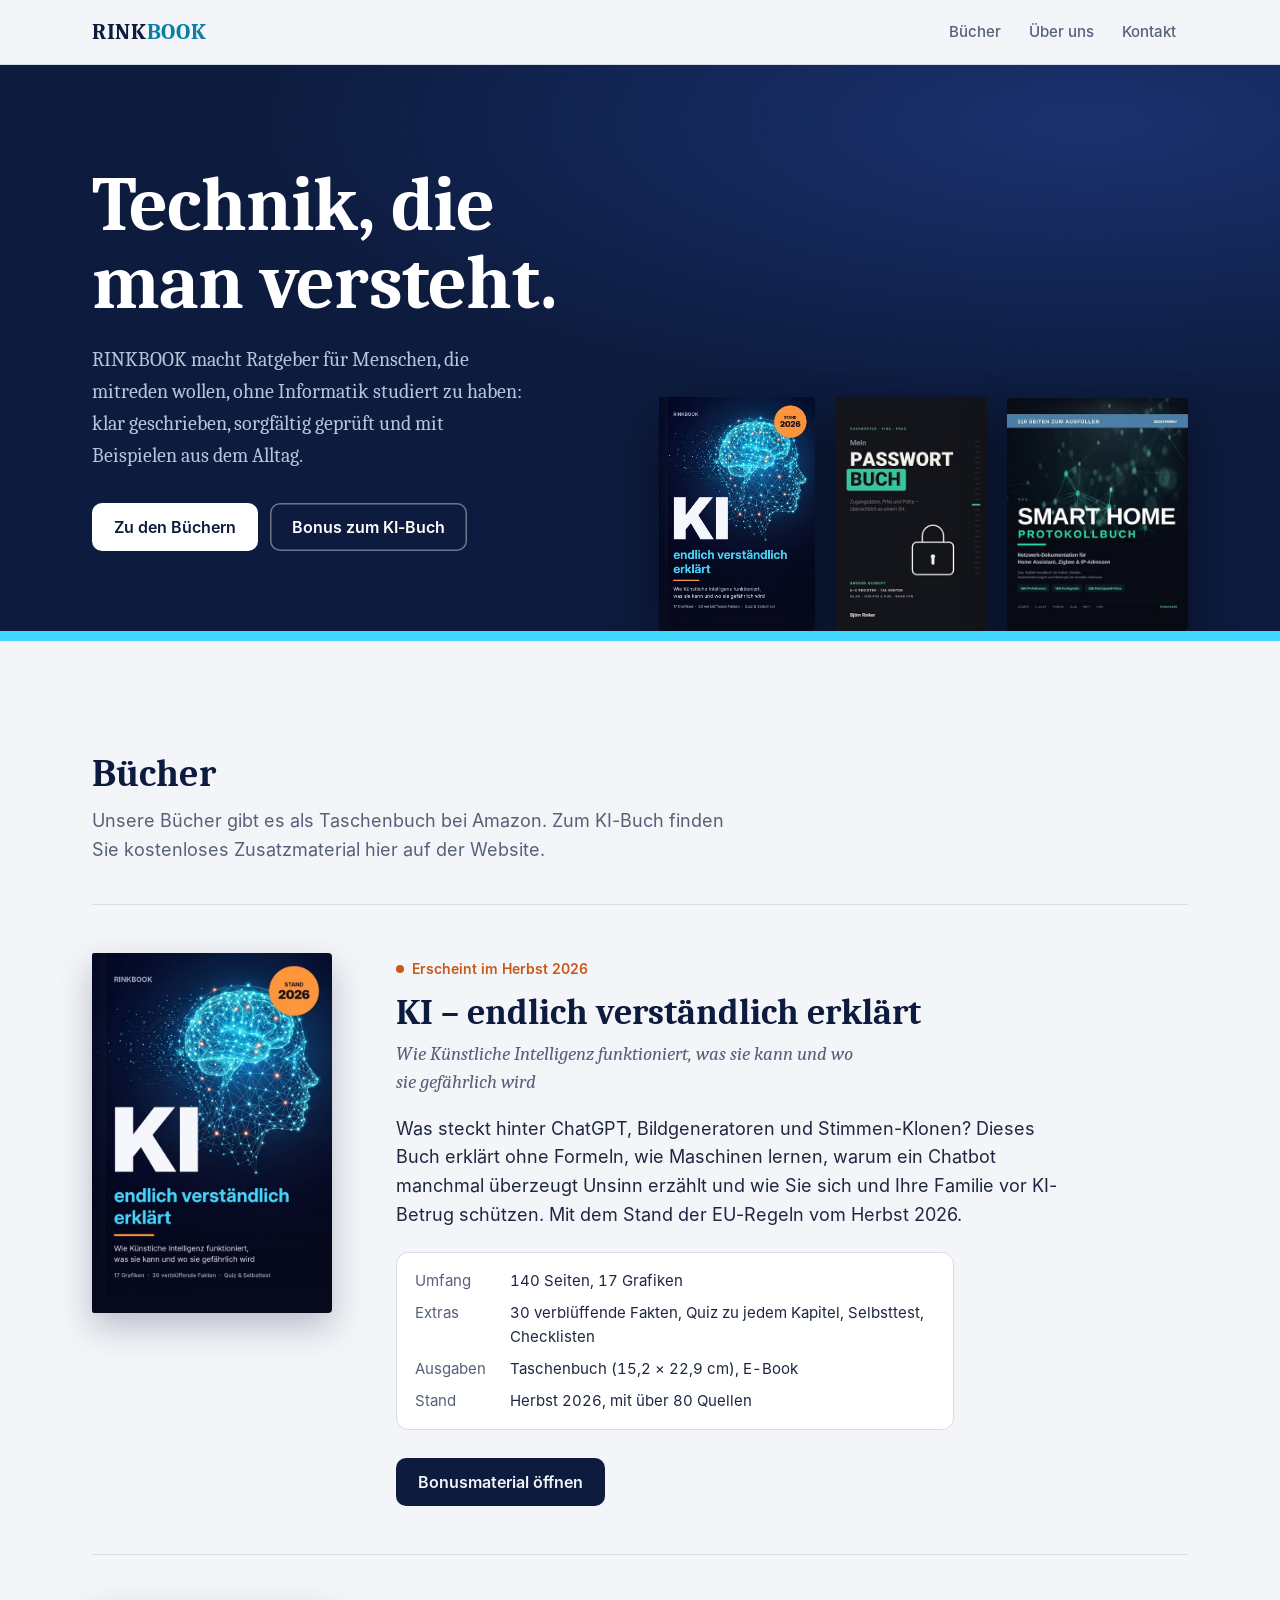
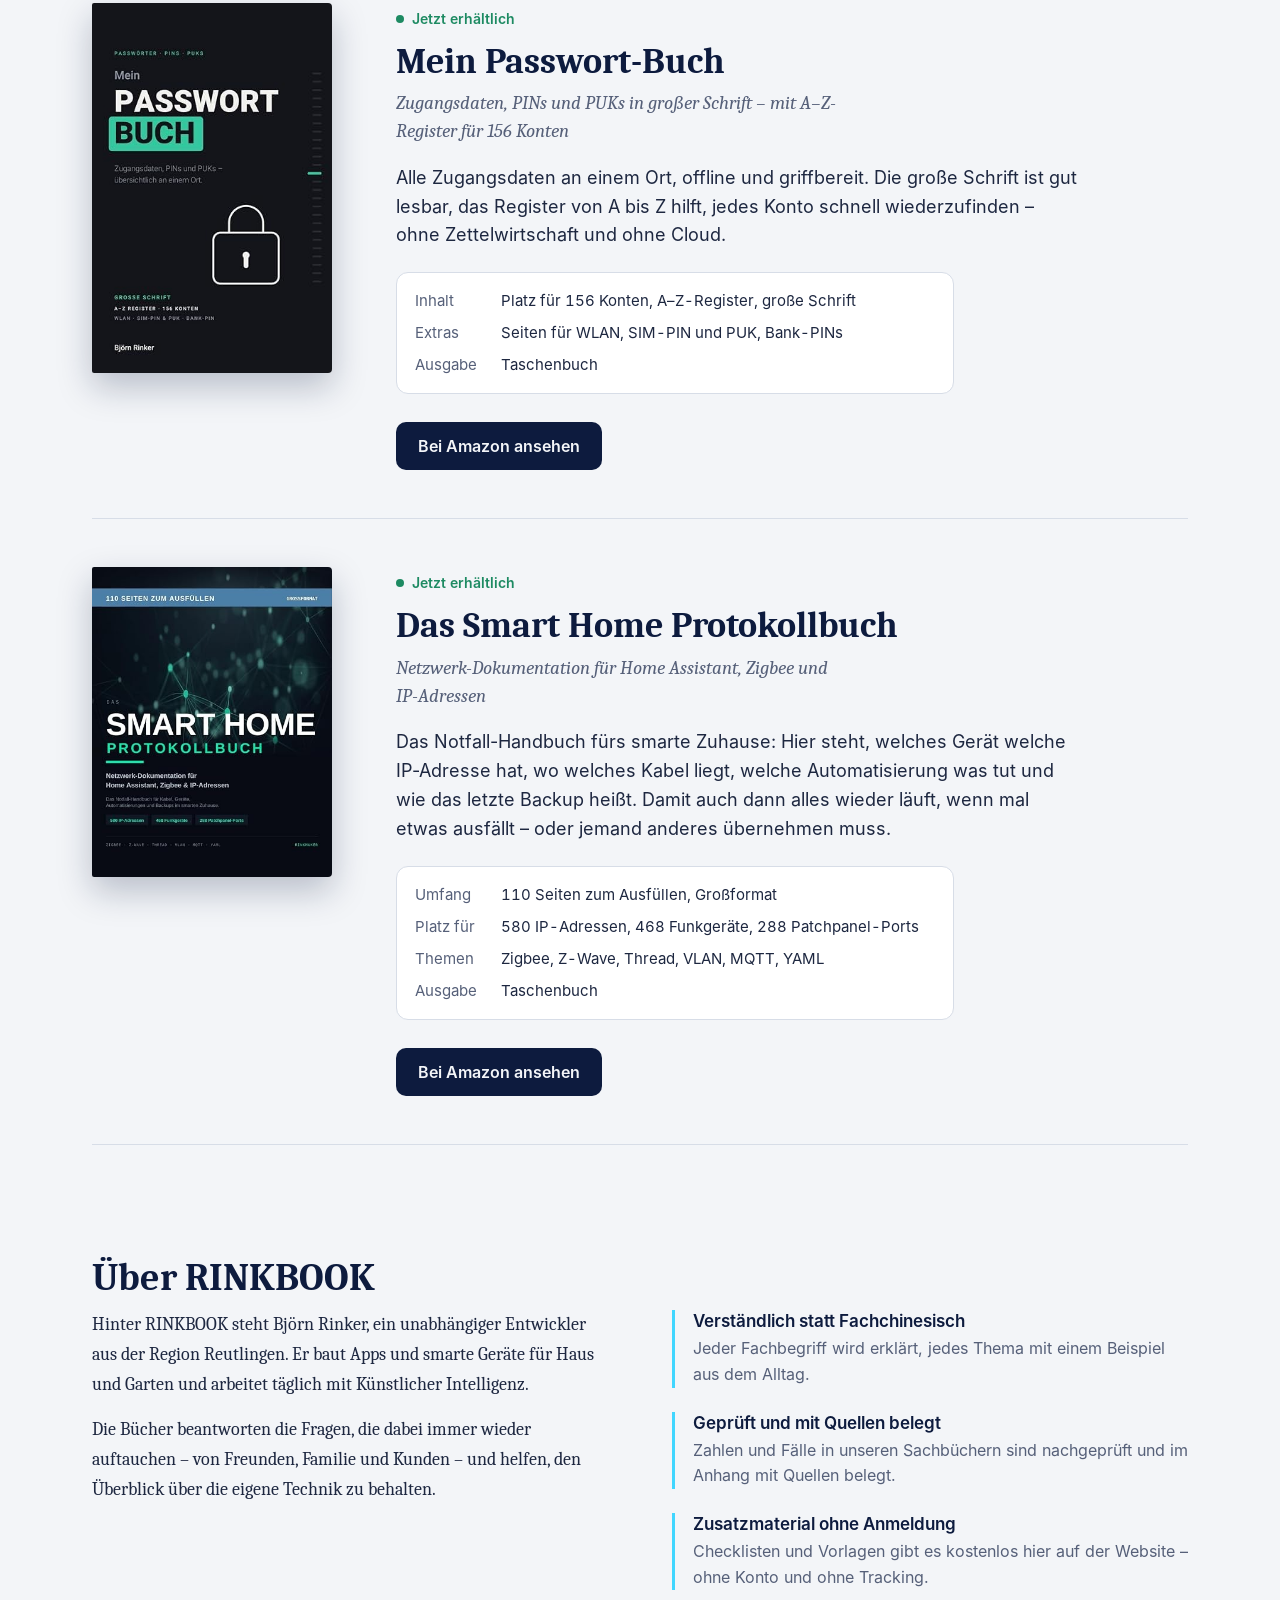
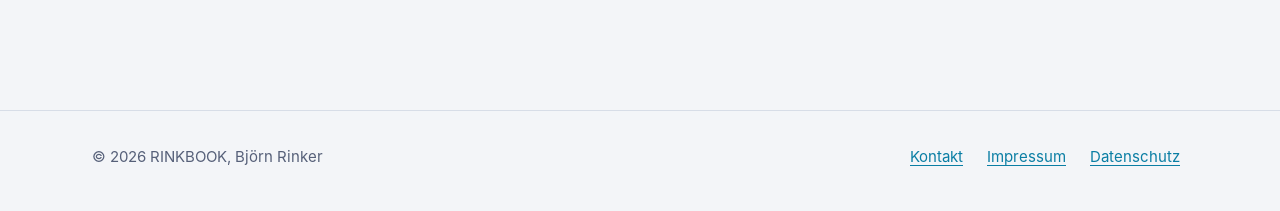
<file: index.html>
<!doctype html>
<html lang="de">
<head>
<meta charset="utf-8">
<meta name="viewport" content="width=device-width,initial-scale=1">
<title>RINKBOOK – Ratgeber, die Technik verständlich erklären</title>
<meta name="description" content="RINKBOOK ist ein kleiner Verlag aus der Region Reutlingen. Unsere Ratgeber erklären Technik so, dass jeder sie versteht – von Künstlicher Intelligenz über die Passwortverwaltung bis zum Smart Home.">
<link rel="canonical" href="https://rinkbook.de/">
<meta property="og:type" content="website">
<meta property="og:title" content="RINKBOOK – Ratgeber, die Technik verständlich erklären">
<meta property="og:description" content="Bücher, die Technik klar und ohne Fachchinesisch erklären.">
<meta property="og:url" content="https://rinkbook.de/">
<meta property="og:image" content="https://rinkbook.de/ki-cover.jpg">
<meta name="theme-color" content="#0d1b3e">
<link rel="icon" href="/favicon.svg" type="image/svg+xml">
<link rel="preload" href="/fonts/Caladea-Bold.woff" as="font" type="font/woff" crossorigin>
<link rel="stylesheet" href="/style.css">
</head>
<body>

<header class="site-head">
<div class="container">
<a class="wordmark" href="/" aria-label="RINKBOOK Startseite">RINK<span>BOOK</span></a>
<nav class="site-nav" aria-label="Hauptnavigation">
<a href="#buecher">Bücher</a>
<a href="#ueber">Über uns</a>
<a href="mailto:info@rinkmaker.de">Kontakt</a>
</nav>
</div>
</header>

<main>
<div class="hero">
<div class="container hero-inner">
<div class="hero-text">
<h1>Technik, die man versteht.</h1>
<p>RINKBOOK macht Ratgeber für Menschen, die mitreden wollen, ohne Informatik studiert zu haben: klar geschrieben, sorgfältig geprüft und mit Beispielen aus dem Alltag.</p>
<div class="actions">
<a class="button light" href="#buecher">Zu den Büchern</a>
<a class="button outline" href="/ki/">Bonus zum KI-Buch</a>
</div>
</div>
<div class="shelf" aria-label="Unsere Bücher">
<a href="#ki" style="--r:.667"><img src="/ki-cover.jpg" width="600" height="900" alt="KI – endlich verständlich erklärt" fetchpriority="high"></a>
<a href="#passwort" style="--r:.648"><img src="/passwort-cover.jpg" width="338" height="522" alt="Mein Passwort-Buch"></a>
<a href="#smarthome" style="--r:.774"><img src="/smarthome-cover.jpg" width="404" height="522" alt="Das Smart Home Protokollbuch"></a>
</div>
</div>
</div>

<section id="buecher" class="container">
<h2 class="section-title">Bücher</h2>
<p class="section-lead">Unsere Bücher gibt es als Taschenbuch bei Amazon. Zum KI-Buch finden Sie kostenloses Zusatzmaterial hier auf der Website.</p>

<article class="book" id="ki">
<div class="book-cover"><img src="/ki-cover.jpg" width="600" height="900" alt="Buchcover: KI – endlich verständlich erklärt" loading="lazy"></div>
<div>
<span class="status">Erscheint im Herbst 2026</span>
<h3>KI – endlich verständlich erklärt</h3>
<p class="subtitle">Wie Künstliche Intelligenz funktioniert, was sie kann und wo sie gefährlich wird</p>
<p>Was steckt hinter ChatGPT, Bildgeneratoren und Stimmen-Klonen? Dieses Buch erklärt ohne Formeln, wie Maschinen lernen, warum ein Chatbot manchmal überzeugt Unsinn erzählt und wie Sie sich und Ihre Familie vor KI-Betrug schützen. Mit dem Stand der EU-Regeln vom Herbst 2026.</p>
<dl class="facts">
<dt>Umfang</dt><dd>140 Seiten, 17 Grafiken</dd>
<dt>Extras</dt><dd>30 verblüffende Fakten, Quiz zu jedem Kapitel, Selbsttest, Checklisten</dd>
<dt>Ausgaben</dt><dd>Taschenbuch (15,2 × 22,9 cm), E-Book</dd>
<dt>Stand</dt><dd>Herbst 2026, mit über 80 Quellen</dd>
</dl>
<div class="actions">
<a class="button" href="/ki/">Bonusmaterial öffnen</a>
</div>
</div>
</article>

<article class="book" id="passwort">
<div class="book-cover"><img src="/passwort-cover.jpg" width="338" height="522" alt="Buchcover: Mein Passwort-Buch" loading="lazy"></div>
<div>
<span class="status live">Jetzt erhältlich</span>
<h3>Mein Passwort-Buch</h3>
<p class="subtitle">Zugangsdaten, PINs und PUKs in großer Schrift – mit A–Z-Register für 156 Konten</p>
<p>Alle Zugangsdaten an einem Ort, offline und griffbereit. Die große Schrift ist gut lesbar, das Register von A bis Z hilft, jedes Konto schnell wiederzufinden – ohne Zettelwirtschaft und ohne Cloud.</p>
<dl class="facts">
<dt>Inhalt</dt><dd>Platz für 156 Konten, A–Z-Register, große Schrift</dd>
<dt>Extras</dt><dd>Seiten für WLAN, SIM-PIN und PUK, Bank-PINs</dd>
<dt>Ausgabe</dt><dd>Taschenbuch</dd>
</dl>
<div class="actions">
<a class="button" href="https://www.amazon.de/dp/B0HLSQQFTJ" rel="noopener">Bei Amazon ansehen</a>
</div>
</div>
</article>

<article class="book" id="smarthome">
<div class="book-cover"><img src="/smarthome-cover.jpg" width="404" height="522" alt="Buchcover: Das Smart Home Protokollbuch" loading="lazy"></div>
<div>
<span class="status live">Jetzt erhältlich</span>
<h3>Das Smart Home Protokollbuch</h3>
<p class="subtitle">Netzwerk-Dokumentation für Home Assistant, Zigbee und IP-Adressen</p>
<p>Das Notfall-Handbuch fürs smarte Zuhause: Hier steht, welches Gerät welche IP-Adresse hat, wo welches Kabel liegt, welche Automatisierung was tut und wie das letzte Backup heißt. Damit auch dann alles wieder läuft, wenn mal etwas ausfällt – oder jemand anderes übernehmen muss.</p>
<dl class="facts">
<dt>Umfang</dt><dd>110 Seiten zum Ausfüllen, Großformat</dd>
<dt>Platz für</dt><dd>580 IP-Adressen, 468 Funkgeräte, 288 Patchpanel-Ports</dd>
<dt>Themen</dt><dd>Zigbee, Z-Wave, Thread, VLAN, MQTT, YAML</dd>
<dt>Ausgabe</dt><dd>Taschenbuch</dd>
</dl>
<div class="actions">
<a class="button" href="https://www.amazon.de/dp/B0HD1PTMB3" rel="noopener">Bei Amazon ansehen</a>
</div>
</div>
</article>
</section>

<section id="ueber" class="container">
<h2 class="section-title">Über RINKBOOK</h2>
<div class="about">
<div>
<p>Hinter RINKBOOK steht Björn Rinker, ein unabhängiger Entwickler aus der Region Reutlingen. Er baut Apps und smarte Geräte für Haus und Garten und arbeitet täglich mit Künstlicher Intelligenz.</p>
<p>Die Bücher beantworten die Fragen, die dabei immer wieder auftauchen – von Freunden, Familie und Kunden – und helfen, den Überblick über die eigene Technik zu behalten.</p>
</div>
<ul class="promise">
<li><h3>Verständlich statt Fachchinesisch</h3><p>Jeder Fachbegriff wird erklärt, jedes Thema mit einem Beispiel aus dem Alltag.</p></li>
<li><h3>Geprüft und mit Quellen belegt</h3><p>Zahlen und Fälle in unseren Sachbüchern sind nachgeprüft und im Anhang mit Quellen belegt.</p></li>
<li><h3>Zusatzmaterial ohne Anmeldung</h3><p>Checklisten und Vorlagen gibt es kostenlos hier auf der Website – ohne Konto und ohne Tracking.</p></li>
</ul>
</div>
</section>
</main>

<footer class="site-foot">
<div class="container">
<span>© 2026 RINKBOOK, Björn Rinker</span>
<nav aria-label="Rechtliches"><a href="mailto:info@rinkmaker.de">Kontakt</a><a href="/impressum.html">Impressum</a><a href="/datenschutz.html">Datenschutz</a></nav>
</div>
</footer>
</body>
</html>
</file>
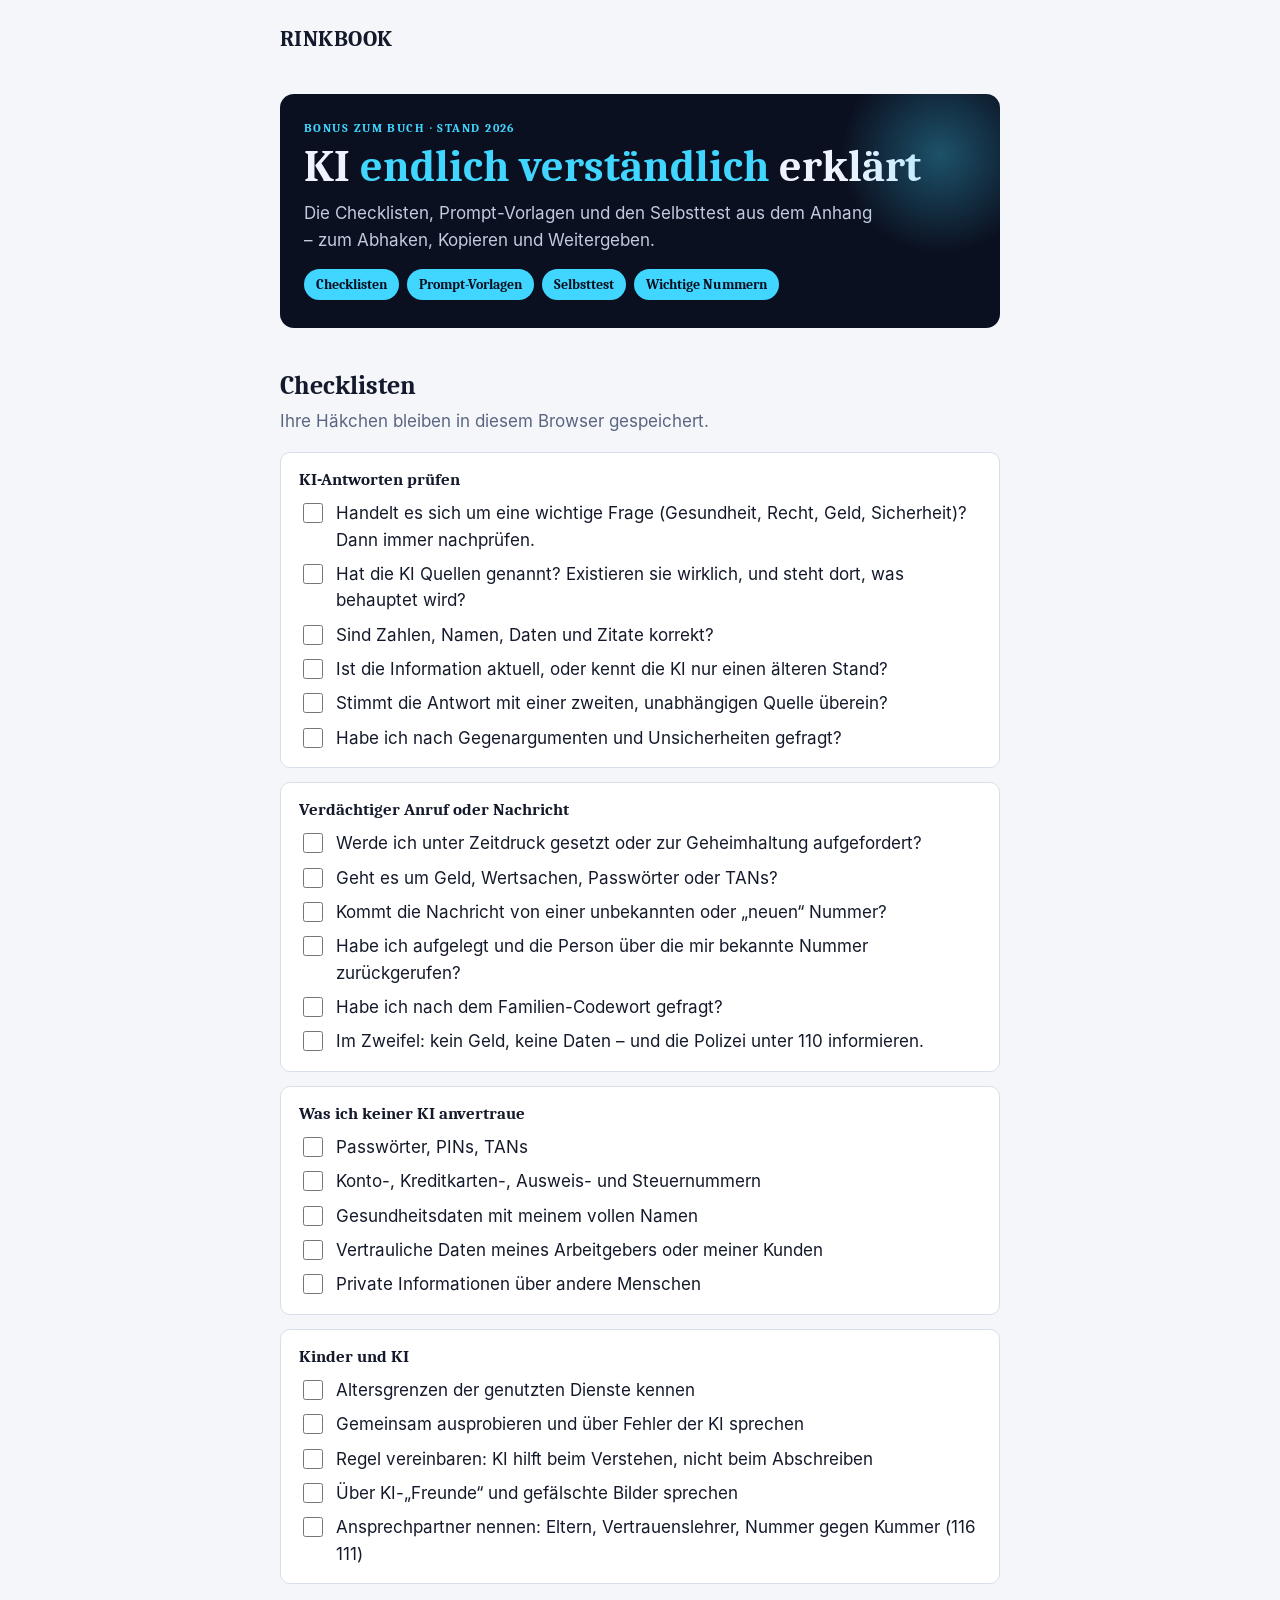
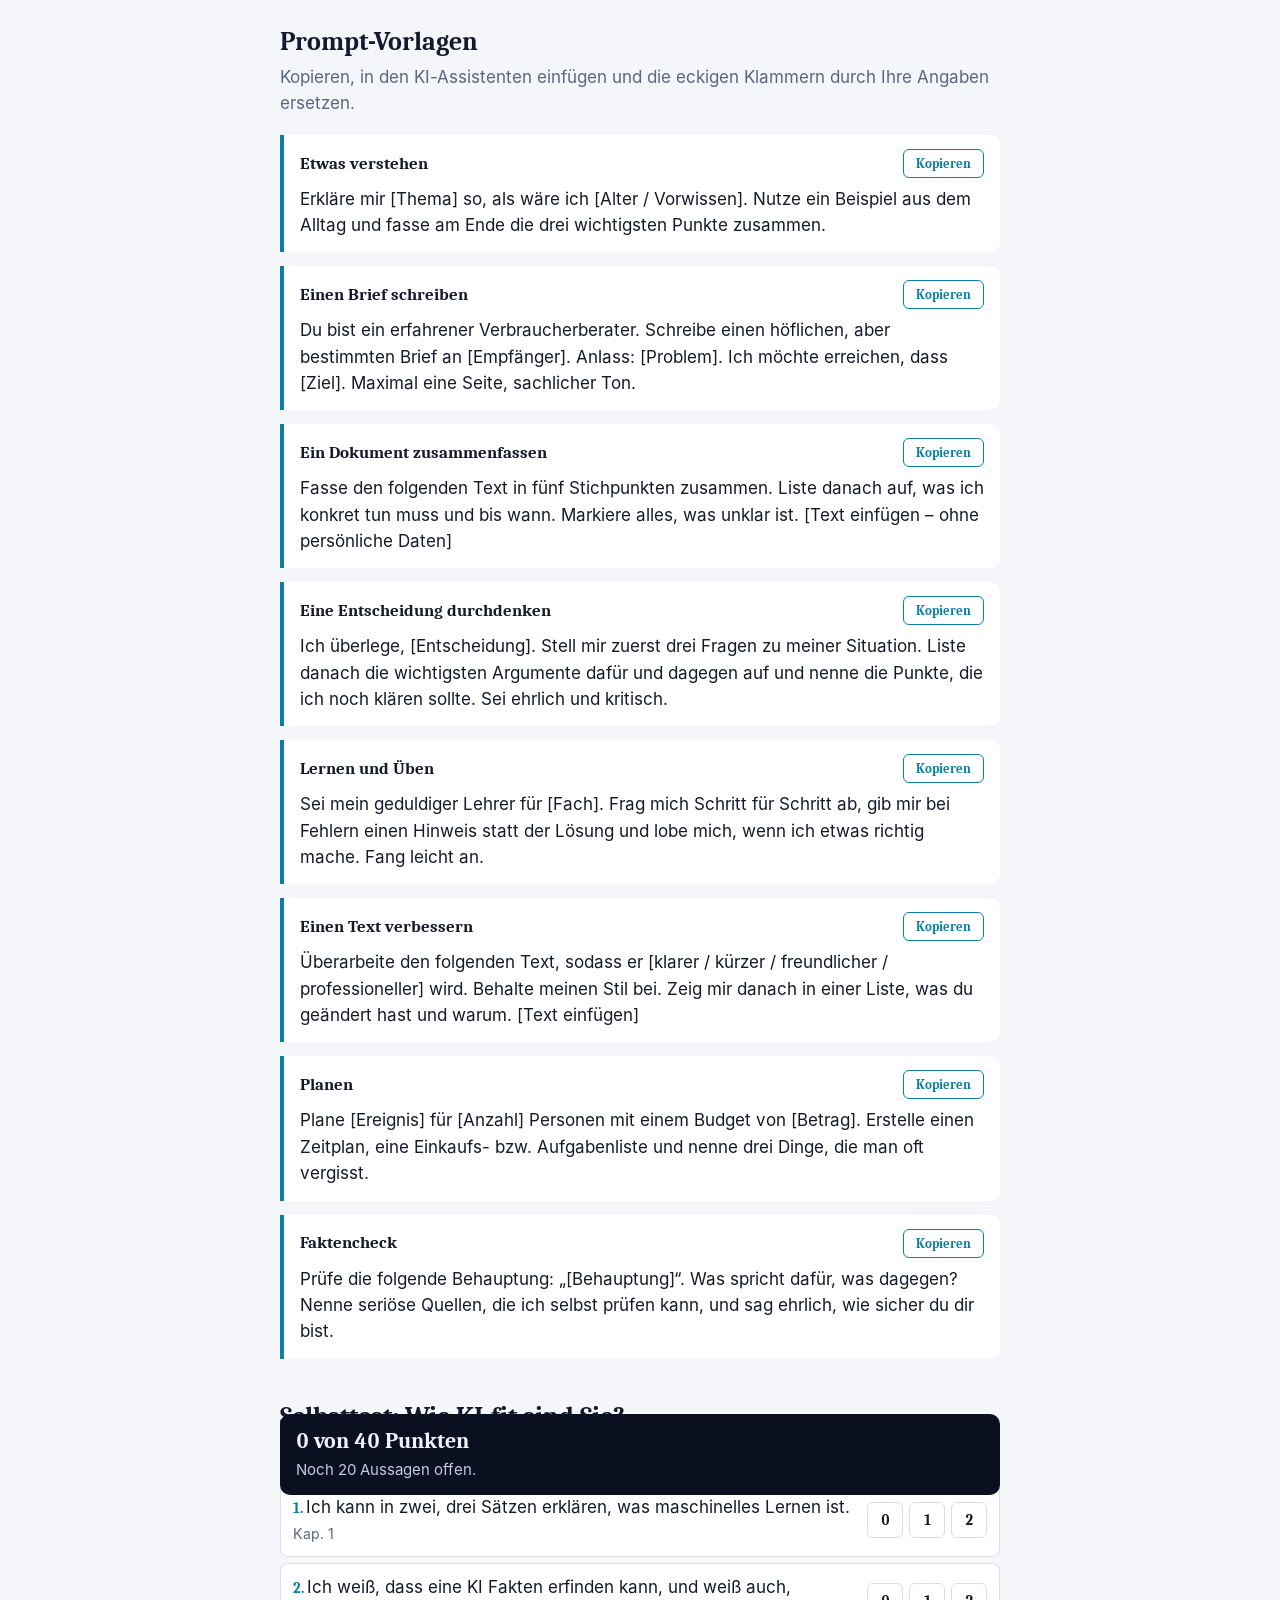
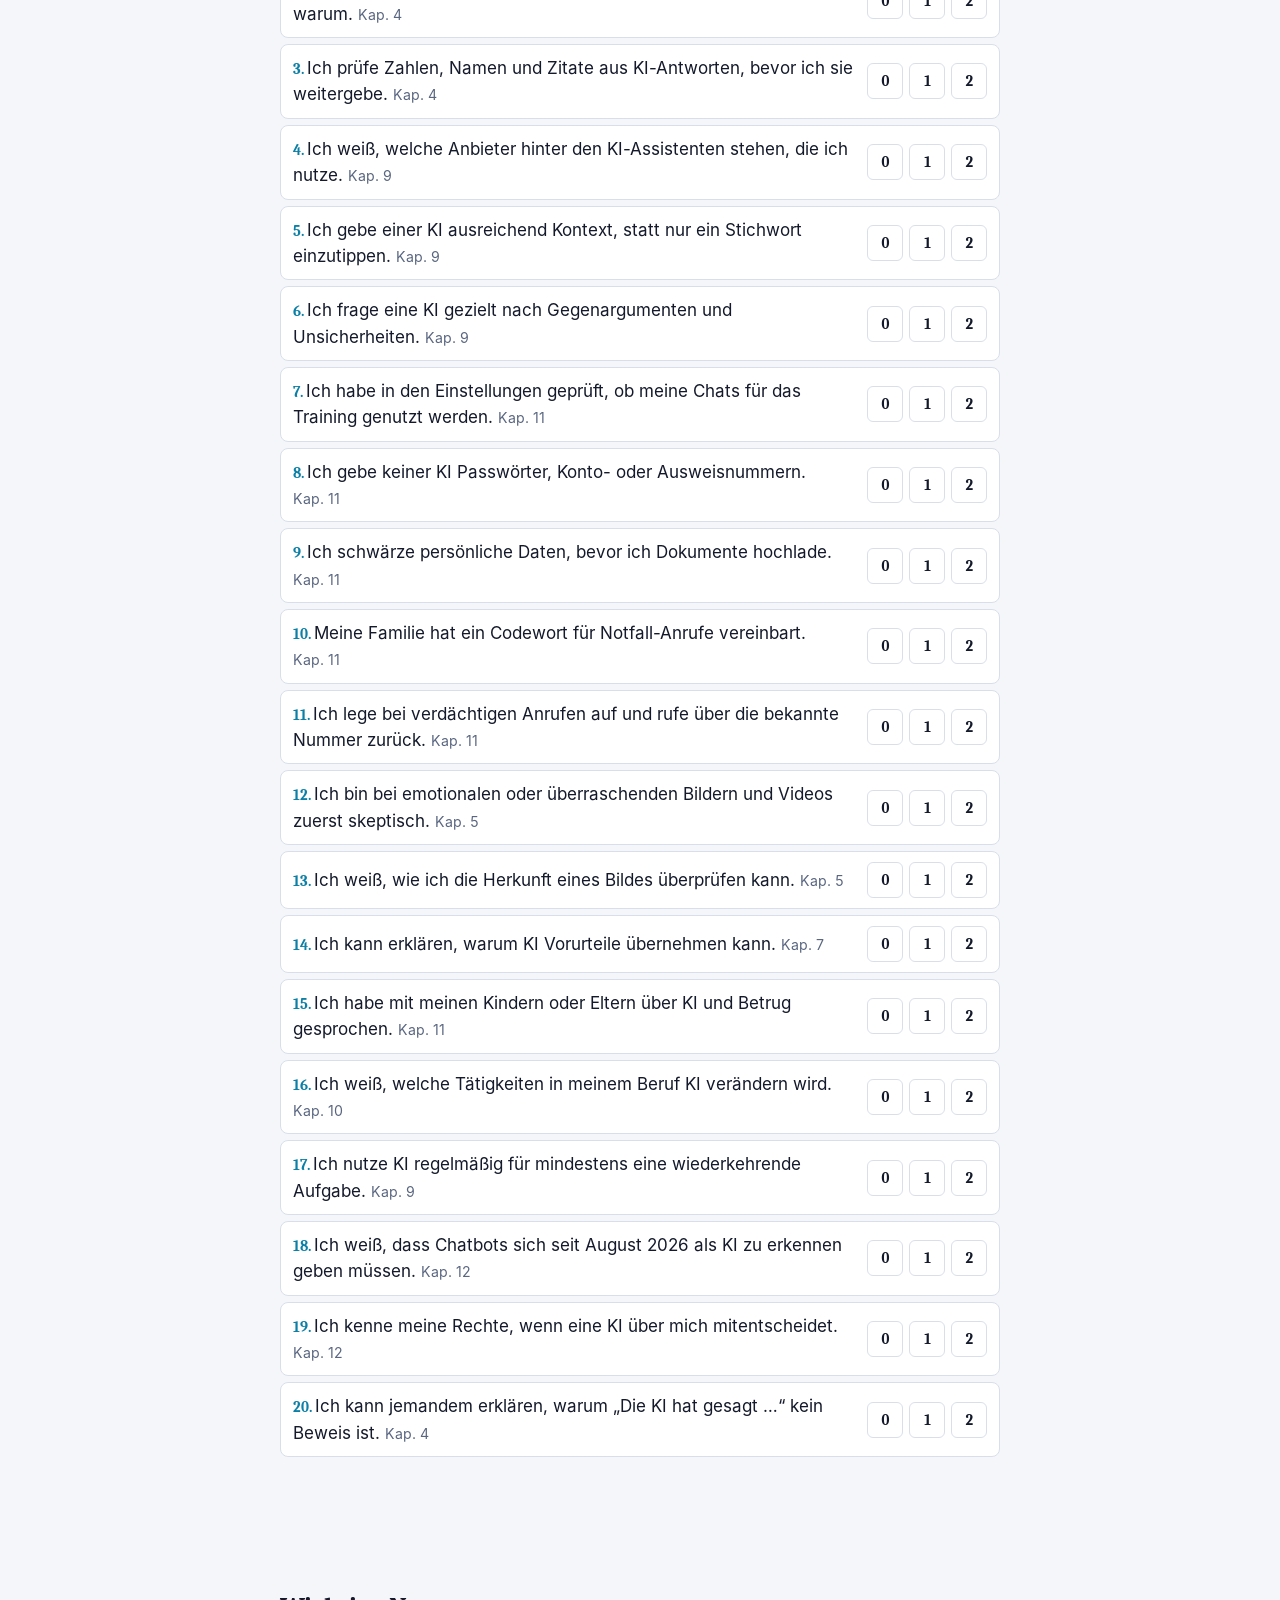
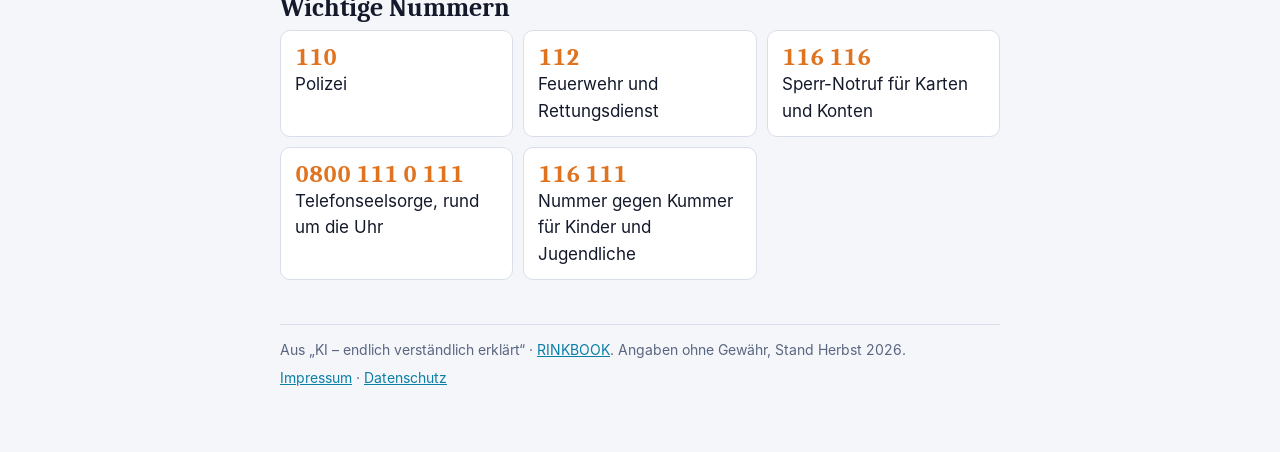
<file: ki/index.html>
<!doctype html>
<html lang="de">
<head>
<meta charset="utf-8">
<meta name="viewport" content="width=device-width,initial-scale=1">
<title>Bonus · KI – endlich verständlich erklärt · RINKBOOK</title>
<meta name="description" content="Checklisten, Prompt-Vorlagen und Selbsttest zum Buch „KI – endlich verständlich erklärt“ von RINKBOOK.">
<link rel="stylesheet" href="/fonts.css">
<link rel="icon" href="/favicon.svg" type="image/svg+xml">
<style>
/* Layout: eine Lesespalte, Abschnitte wie Buchanhang; Akzent = Cover-Cyan und -Orange */
:root{--bg:#f4f6fa;--surface:#ffffff;--fg:#141a2b;--muted:#5a6680;--line:#d9dfea;--accent:#0b7fa6;--hot:#e0731f;--ink:#0b1020;
--display:"Caladea",Georgia,serif;--body:"Inter",system-ui,-apple-system,"Segoe UI",Roboto,Arial,sans-serif}
@media (prefers-color-scheme:dark){:root:not([data-theme="light"]){--bg:#0b1020;--surface:#141b31;--fg:#e8ecf5;--muted:#9aa6c2;--line:#26304d;--accent:#40d6ff;--hot:#ff9a46;--ink:#05070f;color-scheme:dark}}
:root[data-theme="dark"]{--bg:#0b1020;--surface:#141b31;--fg:#e8ecf5;--muted:#9aa6c2;--line:#26304d;--accent:#40d6ff;--hot:#ff9a46;--ink:#05070f;color-scheme:dark}
*{box-sizing:border-box}
body{margin:0;background:var(--bg);color:var(--fg);font:17px/1.55 var(--body);padding:0 16px}
.wrap{max-width:720px;margin:0 auto;padding-block:28px 64px;display:grid;gap:44px}
.hero{background:#0b1020;color:#eef3ff;border-radius:14px;padding:28px 24px;display:grid;gap:10px;position:relative;overflow:hidden}
.hero::after{content:"";position:absolute;right:-40px;top:-40px;width:200px;height:200px;border-radius:50%;background:radial-gradient(circle,#40d6ff55,transparent 70%)}
.eyebrow{font:700 12px/1 var(--display);letter-spacing:.12em;text-transform:uppercase;color:#40d6ff}
.hero h1{font:800 clamp(30px,7vw,44px)/1.05 var(--display);margin:0;text-wrap:balance}
.hero h1 b{color:#40d6ff;font-weight:800}
.hero p{margin:0;color:#c3cbe0;max-width:52ch}
nav{display:flex;flex-wrap:wrap;gap:8px;margin-top:6px}
nav a{color:#0b1020;background:#40d6ff;text-decoration:none;font:700 14px var(--display);padding:7px 12px;border-radius:999px}
nav a:focus-visible,button:focus-visible,input:focus-visible+span{outline:3px solid var(--hot);outline-offset:2px}
h2{font:800 26px/1.15 var(--display);margin:0 0 6px;text-wrap:balance}
.lead{color:var(--muted);margin:0 0 18px}
h3{font:700 17px/1.25 var(--display);margin:0}
.grid{display:grid;gap:14px}
.card{background:var(--surface);border:1px solid var(--line);border-radius:10px;padding:16px 18px;display:grid;gap:10px}
.checks{list-style:none;margin:0;padding:0;display:grid;gap:8px}
.checks label{display:flex;gap:10px;align-items:flex-start;cursor:pointer}
.checks input{width:20px;height:20px;margin-top:3px;accent-color:var(--accent);flex:none}
.checks input:checked+span{color:var(--muted);text-decoration:line-through}
.prompt{border-left:4px solid var(--accent);background:var(--surface);padding:14px 16px;border-radius:0 10px 10px 0;display:grid;gap:8px}
.prompt header{display:flex;justify-content:space-between;align-items:center;gap:12px}
.prompt p{margin:0;min-width:0}
button.copy{font:700 13px var(--display);border:1px solid var(--accent);background:transparent;color:var(--accent);padding:6px 12px;border-radius:6px;cursor:pointer;flex:none}
button.copy.done{background:var(--accent);color:var(--bg)}
ol.test{margin:0;padding:0;list-style:none;counter-reset:n;display:grid;gap:6px}
ol.test li{counter-increment:n;display:grid;grid-template-columns:1fr auto;gap:12px;align-items:center;background:var(--surface);border:1px solid var(--line);border-radius:8px;padding:10px 12px}
.stmt{min-width:0}
.stmt::before{content:counter(n) ". ";font:700 15px var(--display);color:var(--accent)}
.stmt small{color:var(--muted);white-space:nowrap}
.opts{display:flex;gap:6px}
.pt input{position:absolute;opacity:0}
.pt span{display:grid;place-items:center;width:36px;height:36px;border:1px solid var(--line);border-radius:6px;font:700 15px var(--display);cursor:pointer;font-variant-numeric:tabular-nums}
.pt input:checked+span{background:var(--accent);border-color:var(--accent);color:var(--bg)}
.score{position:sticky;bottom:calc(10px + env(safe-area-inset-bottom,0px));background:var(--ink);color:#eef3ff;border-radius:10px;padding:14px 16px;display:grid;gap:4px;margin-top:12px}
.score strong{font:800 22px var(--display);font-variant-numeric:tabular-nums}
.score span{color:#c3cbe0;font-size:15px}
.nums{display:grid;grid-template-columns:repeat(auto-fit,minmax(200px,1fr));gap:10px}
.num{background:var(--surface);border:1px solid var(--line);border-radius:10px;padding:12px 14px}
.num b{display:block;font:800 24px var(--display);color:var(--hot);font-variant-numeric:tabular-nums;user-select:all}
footer{color:var(--muted);font-size:14px;border-top:1px solid var(--line);padding-top:14px;display:grid;gap:6px}
footer a{color:var(--accent)}
@media (max-width:520px){ol.test li{grid-template-columns:1fr}}
@media (prefers-reduced-motion:reduce){*{transition:none!important}}
</style>
</head>
<body>
<div class="wrap">
<a href="/" style="font:700 22px/1 var(--display);color:var(--fg);text-decoration:none;letter-spacing:.02em">RINKBOOK</a>
<header class="hero">
<span class="eyebrow">Bonus zum Buch · Stand 2026</span>
<h1>KI <b>endlich verständlich</b> erklärt</h1>
<p>Die Checklisten, Prompt-Vorlagen und den Selbsttest aus dem Anhang – zum Abhaken, Kopieren und Weitergeben.</p>
<nav><a href="#checklisten">Checklisten</a><a href="#vorlagen">Prompt-Vorlagen</a><a href="#selbsttest">Selbsttest</a><a href="#nummern">Wichtige Nummern</a></nav>
</header>
<section id="checklisten"><h2>Checklisten</h2><p class="lead">Ihre Häkchen bleiben in diesem Browser gespeichert.</p><div class="grid"><section class="card"><h3>KI-Antworten prüfen</h3><ul class="checks"><li><label><input type="checkbox" id="c0_0"><span>Handelt es sich um eine wichtige Frage (Gesundheit, Recht, Geld, Sicherheit)? Dann immer nachprüfen.</span></label></li><li><label><input type="checkbox" id="c0_1"><span>Hat die KI Quellen genannt? Existieren sie wirklich, und steht dort, was behauptet wird?</span></label></li><li><label><input type="checkbox" id="c0_2"><span>Sind Zahlen, Namen, Daten und Zitate korrekt?</span></label></li><li><label><input type="checkbox" id="c0_3"><span>Ist die Information aktuell, oder kennt die KI nur einen älteren Stand?</span></label></li><li><label><input type="checkbox" id="c0_4"><span>Stimmt die Antwort mit einer zweiten, unabhängigen Quelle überein?</span></label></li><li><label><input type="checkbox" id="c0_5"><span>Habe ich nach Gegenargumenten und Unsicherheiten gefragt?</span></label></li></ul></section><section class="card"><h3>Verdächtiger Anruf oder Nachricht</h3><ul class="checks"><li><label><input type="checkbox" id="c1_0"><span>Werde ich unter Zeitdruck gesetzt oder zur Geheimhaltung aufgefordert?</span></label></li><li><label><input type="checkbox" id="c1_1"><span>Geht es um Geld, Wertsachen, Passwörter oder TANs?</span></label></li><li><label><input type="checkbox" id="c1_2"><span>Kommt die Nachricht von einer unbekannten oder „neuen“ Nummer?</span></label></li><li><label><input type="checkbox" id="c1_3"><span>Habe ich aufgelegt und die Person über die mir bekannte Nummer zurückgerufen?</span></label></li><li><label><input type="checkbox" id="c1_4"><span>Habe ich nach dem Familien-Codewort gefragt?</span></label></li><li><label><input type="checkbox" id="c1_5"><span>Im Zweifel: kein Geld, keine Daten – und die Polizei unter 110 informieren.</span></label></li></ul></section><section class="card"><h3>Was ich keiner KI anvertraue</h3><ul class="checks"><li><label><input type="checkbox" id="c2_0"><span>Passwörter, PINs, TANs</span></label></li><li><label><input type="checkbox" id="c2_1"><span>Konto-, Kreditkarten-, Ausweis- und Steuernummern</span></label></li><li><label><input type="checkbox" id="c2_2"><span>Gesundheitsdaten mit meinem vollen Namen</span></label></li><li><label><input type="checkbox" id="c2_3"><span>Vertrauliche Daten meines Arbeitgebers oder meiner Kunden</span></label></li><li><label><input type="checkbox" id="c2_4"><span>Private Informationen über andere Menschen</span></label></li></ul></section><section class="card"><h3>Kinder und KI</h3><ul class="checks"><li><label><input type="checkbox" id="c3_0"><span>Altersgrenzen der genutzten Dienste kennen</span></label></li><li><label><input type="checkbox" id="c3_1"><span>Gemeinsam ausprobieren und über Fehler der KI sprechen</span></label></li><li><label><input type="checkbox" id="c3_2"><span>Regel vereinbaren: KI hilft beim Verstehen, nicht beim Abschreiben</span></label></li><li><label><input type="checkbox" id="c3_3"><span>Über KI-„Freunde“ und gefälschte Bilder sprechen</span></label></li><li><label><input type="checkbox" id="c3_4"><span>Ansprechpartner nennen: Eltern, Vertrauenslehrer, Nummer gegen Kummer (116 111)</span></label></li></ul></section></div></section>
<section id="vorlagen"><h2>Prompt-Vorlagen</h2><p class="lead">Kopieren, in den KI-Assistenten einfügen und die eckigen Klammern durch Ihre Angaben ersetzen.</p><div class="grid"><article class="prompt"><header><h3>Etwas verstehen</h3><button type="button" class="copy" data-i="0">Kopieren</button></header><p id="p0">Erkläre mir [Thema] so, als wäre ich [Alter / Vorwissen]. Nutze ein Beispiel aus dem Alltag und fasse am Ende die drei wichtigsten Punkte zusammen.</p></article><article class="prompt"><header><h3>Einen Brief schreiben</h3><button type="button" class="copy" data-i="1">Kopieren</button></header><p id="p1">Du bist ein erfahrener Verbraucherberater. Schreibe einen höflichen, aber bestimmten Brief an [Empfänger]. Anlass: [Problem]. Ich möchte erreichen, dass [Ziel]. Maximal eine Seite, sachlicher Ton.</p></article><article class="prompt"><header><h3>Ein Dokument zusammenfassen</h3><button type="button" class="copy" data-i="2">Kopieren</button></header><p id="p2">Fasse den folgenden Text in fünf Stichpunkten zusammen. Liste danach auf, was ich konkret tun muss und bis wann. Markiere alles, was unklar ist. [Text einfügen – ohne persönliche Daten]</p></article><article class="prompt"><header><h3>Eine Entscheidung durchdenken</h3><button type="button" class="copy" data-i="3">Kopieren</button></header><p id="p3">Ich überlege, [Entscheidung]. Stell mir zuerst drei Fragen zu meiner Situation. Liste danach die wichtigsten Argumente dafür und dagegen auf und nenne die Punkte, die ich noch klären sollte. Sei ehrlich und kritisch.</p></article><article class="prompt"><header><h3>Lernen und Üben</h3><button type="button" class="copy" data-i="4">Kopieren</button></header><p id="p4">Sei mein geduldiger Lehrer für [Fach]. Frag mich Schritt für Schritt ab, gib mir bei Fehlern einen Hinweis statt der Lösung und lobe mich, wenn ich etwas richtig mache. Fang leicht an.</p></article><article class="prompt"><header><h3>Einen Text verbessern</h3><button type="button" class="copy" data-i="5">Kopieren</button></header><p id="p5">Überarbeite den folgenden Text, sodass er [klarer / kürzer / freundlicher / professioneller] wird. Behalte meinen Stil bei. Zeig mir danach in einer Liste, was du geändert hast und warum. [Text einfügen]</p></article><article class="prompt"><header><h3>Planen</h3><button type="button" class="copy" data-i="6">Kopieren</button></header><p id="p6">Plane [Ereignis] für [Anzahl] Personen mit einem Budget von [Betrag]. Erstelle einen Zeitplan, eine Einkaufs- bzw. Aufgabenliste und nenne drei Dinge, die man oft vergisst.</p></article><article class="prompt"><header><h3>Faktencheck</h3><button type="button" class="copy" data-i="7">Kopieren</button></header><p id="p7">Prüfe die folgende Behauptung: „[Behauptung]“. Was spricht dafür, was dagegen? Nenne seriöse Quellen, die ich selbst prüfen kann, und sag ehrlich, wie sicher du dir bist.</p></article></div></section>
<section id="selbsttest"><h2>Selbsttest: Wie KI-fit sind Sie?</h2><p class="lead">0 = trifft nicht zu · 1 = teilweise · 2 = trifft voll zu. Die Auswertung rechnet mit.</p>
<ol class="test"><li><div class="stmt">Ich kann in zwei, drei Sätzen erklären, was maschinelles Lernen ist. <small>Kap. 1</small></div><div class="opts"><label class="pt"><input type="radio" name="s0" id="s0_0" value="0"><span>0</span></label><label class="pt"><input type="radio" name="s0" id="s0_1" value="1"><span>1</span></label><label class="pt"><input type="radio" name="s0" id="s0_2" value="2"><span>2</span></label></div></li><li><div class="stmt">Ich weiß, dass eine KI Fakten erfinden kann, und weiß auch, warum. <small>Kap. 4</small></div><div class="opts"><label class="pt"><input type="radio" name="s1" id="s1_0" value="0"><span>0</span></label><label class="pt"><input type="radio" name="s1" id="s1_1" value="1"><span>1</span></label><label class="pt"><input type="radio" name="s1" id="s1_2" value="2"><span>2</span></label></div></li><li><div class="stmt">Ich prüfe Zahlen, Namen und Zitate aus KI-Antworten, bevor ich sie weitergebe. <small>Kap. 4</small></div><div class="opts"><label class="pt"><input type="radio" name="s2" id="s2_0" value="0"><span>0</span></label><label class="pt"><input type="radio" name="s2" id="s2_1" value="1"><span>1</span></label><label class="pt"><input type="radio" name="s2" id="s2_2" value="2"><span>2</span></label></div></li><li><div class="stmt">Ich weiß, welche Anbieter hinter den KI-Assistenten stehen, die ich nutze. <small>Kap. 9</small></div><div class="opts"><label class="pt"><input type="radio" name="s3" id="s3_0" value="0"><span>0</span></label><label class="pt"><input type="radio" name="s3" id="s3_1" value="1"><span>1</span></label><label class="pt"><input type="radio" name="s3" id="s3_2" value="2"><span>2</span></label></div></li><li><div class="stmt">Ich gebe einer KI ausreichend Kontext, statt nur ein Stichwort einzutippen. <small>Kap. 9</small></div><div class="opts"><label class="pt"><input type="radio" name="s4" id="s4_0" value="0"><span>0</span></label><label class="pt"><input type="radio" name="s4" id="s4_1" value="1"><span>1</span></label><label class="pt"><input type="radio" name="s4" id="s4_2" value="2"><span>2</span></label></div></li><li><div class="stmt">Ich frage eine KI gezielt nach Gegenargumenten und Unsicherheiten. <small>Kap. 9</small></div><div class="opts"><label class="pt"><input type="radio" name="s5" id="s5_0" value="0"><span>0</span></label><label class="pt"><input type="radio" name="s5" id="s5_1" value="1"><span>1</span></label><label class="pt"><input type="radio" name="s5" id="s5_2" value="2"><span>2</span></label></div></li><li><div class="stmt">Ich habe in den Einstellungen geprüft, ob meine Chats für das Training genutzt werden. <small>Kap. 11</small></div><div class="opts"><label class="pt"><input type="radio" name="s6" id="s6_0" value="0"><span>0</span></label><label class="pt"><input type="radio" name="s6" id="s6_1" value="1"><span>1</span></label><label class="pt"><input type="radio" name="s6" id="s6_2" value="2"><span>2</span></label></div></li><li><div class="stmt">Ich gebe keiner KI Passwörter, Konto- oder Ausweisnummern. <small>Kap. 11</small></div><div class="opts"><label class="pt"><input type="radio" name="s7" id="s7_0" value="0"><span>0</span></label><label class="pt"><input type="radio" name="s7" id="s7_1" value="1"><span>1</span></label><label class="pt"><input type="radio" name="s7" id="s7_2" value="2"><span>2</span></label></div></li><li><div class="stmt">Ich schwärze persönliche Daten, bevor ich Dokumente hochlade. <small>Kap. 11</small></div><div class="opts"><label class="pt"><input type="radio" name="s8" id="s8_0" value="0"><span>0</span></label><label class="pt"><input type="radio" name="s8" id="s8_1" value="1"><span>1</span></label><label class="pt"><input type="radio" name="s8" id="s8_2" value="2"><span>2</span></label></div></li><li><div class="stmt">Meine Familie hat ein Codewort für Notfall-Anrufe vereinbart. <small>Kap. 11</small></div><div class="opts"><label class="pt"><input type="radio" name="s9" id="s9_0" value="0"><span>0</span></label><label class="pt"><input type="radio" name="s9" id="s9_1" value="1"><span>1</span></label><label class="pt"><input type="radio" name="s9" id="s9_2" value="2"><span>2</span></label></div></li><li><div class="stmt">Ich lege bei verdächtigen Anrufen auf und rufe über die bekannte Nummer zurück. <small>Kap. 11</small></div><div class="opts"><label class="pt"><input type="radio" name="s10" id="s10_0" value="0"><span>0</span></label><label class="pt"><input type="radio" name="s10" id="s10_1" value="1"><span>1</span></label><label class="pt"><input type="radio" name="s10" id="s10_2" value="2"><span>2</span></label></div></li><li><div class="stmt">Ich bin bei emotionalen oder überraschenden Bildern und Videos zuerst skeptisch. <small>Kap. 5</small></div><div class="opts"><label class="pt"><input type="radio" name="s11" id="s11_0" value="0"><span>0</span></label><label class="pt"><input type="radio" name="s11" id="s11_1" value="1"><span>1</span></label><label class="pt"><input type="radio" name="s11" id="s11_2" value="2"><span>2</span></label></div></li><li><div class="stmt">Ich weiß, wie ich die Herkunft eines Bildes überprüfen kann. <small>Kap. 5</small></div><div class="opts"><label class="pt"><input type="radio" name="s12" id="s12_0" value="0"><span>0</span></label><label class="pt"><input type="radio" name="s12" id="s12_1" value="1"><span>1</span></label><label class="pt"><input type="radio" name="s12" id="s12_2" value="2"><span>2</span></label></div></li><li><div class="stmt">Ich kann erklären, warum KI Vorurteile übernehmen kann. <small>Kap. 7</small></div><div class="opts"><label class="pt"><input type="radio" name="s13" id="s13_0" value="0"><span>0</span></label><label class="pt"><input type="radio" name="s13" id="s13_1" value="1"><span>1</span></label><label class="pt"><input type="radio" name="s13" id="s13_2" value="2"><span>2</span></label></div></li><li><div class="stmt">Ich habe mit meinen Kindern oder Eltern über KI und Betrug gesprochen. <small>Kap. 11</small></div><div class="opts"><label class="pt"><input type="radio" name="s14" id="s14_0" value="0"><span>0</span></label><label class="pt"><input type="radio" name="s14" id="s14_1" value="1"><span>1</span></label><label class="pt"><input type="radio" name="s14" id="s14_2" value="2"><span>2</span></label></div></li><li><div class="stmt">Ich weiß, welche Tätigkeiten in meinem Beruf KI verändern wird. <small>Kap. 10</small></div><div class="opts"><label class="pt"><input type="radio" name="s15" id="s15_0" value="0"><span>0</span></label><label class="pt"><input type="radio" name="s15" id="s15_1" value="1"><span>1</span></label><label class="pt"><input type="radio" name="s15" id="s15_2" value="2"><span>2</span></label></div></li><li><div class="stmt">Ich nutze KI regelmäßig für mindestens eine wiederkehrende Aufgabe. <small>Kap. 9</small></div><div class="opts"><label class="pt"><input type="radio" name="s16" id="s16_0" value="0"><span>0</span></label><label class="pt"><input type="radio" name="s16" id="s16_1" value="1"><span>1</span></label><label class="pt"><input type="radio" name="s16" id="s16_2" value="2"><span>2</span></label></div></li><li><div class="stmt">Ich weiß, dass Chatbots sich seit August 2026 als KI zu erkennen geben müssen. <small>Kap. 12</small></div><div class="opts"><label class="pt"><input type="radio" name="s17" id="s17_0" value="0"><span>0</span></label><label class="pt"><input type="radio" name="s17" id="s17_1" value="1"><span>1</span></label><label class="pt"><input type="radio" name="s17" id="s17_2" value="2"><span>2</span></label></div></li><li><div class="stmt">Ich kenne meine Rechte, wenn eine KI über mich mitentscheidet. <small>Kap. 12</small></div><div class="opts"><label class="pt"><input type="radio" name="s18" id="s18_0" value="0"><span>0</span></label><label class="pt"><input type="radio" name="s18" id="s18_1" value="1"><span>1</span></label><label class="pt"><input type="radio" name="s18" id="s18_2" value="2"><span>2</span></label></div></li><li><div class="stmt">Ich kann jemandem erklären, warum „Die KI hat gesagt …“ kein Beweis ist. <small>Kap. 4</small></div><div class="opts"><label class="pt"><input type="radio" name="s19" id="s19_0" value="0"><span>0</span></label><label class="pt"><input type="radio" name="s19" id="s19_1" value="1"><span>1</span></label><label class="pt"><input type="radio" name="s19" id="s19_2" value="2"><span>2</span></label></div></li></ol>
<div class="score" aria-live="polite"><strong id="total">0 von 40 Punkten</strong><span id="verdict">Noch 20 Aussagen offen.</span></div></section>
<section id="nummern"><h2>Wichtige Nummern</h2><div class="nums">
<div class="num"><b>110</b>Polizei</div><div class="num"><b>112</b>Feuerwehr und Rettungsdienst</div>
<div class="num"><b>116 116</b>Sperr-Notruf für Karten und Konten</div><div class="num"><b>0800 111 0 111</b>Telefonseelsorge, rund um die Uhr</div>
<div class="num"><b>116 111</b>Nummer gegen Kummer für Kinder und Jugendliche</div></div></section>
<footer><span>Aus „KI – endlich verständlich erklärt“ · <a href="/">RINKBOOK</a>. Angaben ohne Gewähr, Stand Herbst 2026.</span><span><a href="/impressum.html">Impressum</a> · <a href="/datenschutz.html">Datenschutz</a></span></footer>
</div>
<script>
const P=["Erkläre mir [Thema] so, als wäre ich [Alter / Vorwissen]. Nutze ein Beispiel aus dem Alltag und fasse am Ende die drei wichtigsten Punkte zusammen.", "Du bist ein erfahrener Verbraucherberater. Schreibe einen höflichen, aber bestimmten Brief an [Empfänger]. Anlass: [Problem]. Ich möchte erreichen, dass [Ziel]. Maximal eine Seite, sachlicher Ton.", "Fasse den folgenden Text in fünf Stichpunkten zusammen. Liste danach auf, was ich konkret tun muss und bis wann. Markiere alles, was unklar ist. [Text einfügen – ohne persönliche Daten]", "Ich überlege, [Entscheidung]. Stell mir zuerst drei Fragen zu meiner Situation. Liste danach die wichtigsten Argumente dafür und dagegen auf und nenne die Punkte, die ich noch klären sollte. Sei ehrlich und kritisch.", "Sei mein geduldiger Lehrer für [Fach]. Frag mich Schritt für Schritt ab, gib mir bei Fehlern einen Hinweis statt der Lösung und lobe mich, wenn ich etwas richtig mache. Fang leicht an.", "Überarbeite den folgenden Text, sodass er [klarer / kürzer / freundlicher / professioneller] wird. Behalte meinen Stil bei. Zeig mir danach in einer Liste, was du geändert hast und warum. [Text einfügen]", "Plane [Ereignis] für [Anzahl] Personen mit einem Budget von [Betrag]. Erstelle einen Zeitplan, eine Einkaufs- bzw. Aufgabenliste und nenne drei Dinge, die man oft vergisst.", "Prüfe die folgende Behauptung: „[Behauptung]“. Was spricht dafür, was dagegen? Nenne seriöse Quellen, die ich selbst prüfen kann, und sag ehrlich, wie sicher du dir bist."];
function get(k){try{return localStorage.getItem(k)}catch(e){return null}}
function set(k,v){try{localStorage.setItem(k,v)}catch(e){}}
document.querySelectorAll('.checks input').forEach(c=>{c.checked=get(c.id)==='1';c.addEventListener('change',()=>set(c.id,c.checked?'1':'0'))});
document.querySelectorAll('button.copy').forEach(b=>b.addEventListener('click',()=>{
 const t=P[b.dataset.i];const done=()=>{b.textContent='Kopiert';b.classList.add('done');setTimeout(()=>{b.textContent='Kopieren';b.classList.remove('done')},1600)};
 const sel=()=>{const r=document.createRange();r.selectNodeContents(document.getElementById('p'+b.dataset.i));const s=getSelection();s.removeAllRanges();s.addRange(r);b.textContent='Markiert'};
 try{navigator.clipboard.writeText(t).then(done,sel)}catch(e){sel()}
}));
const N=20;
function score(){let t=0,open=0;for(let i=0;i<N;i++){const r=document.querySelector('input[name=s'+i+']:checked');if(r){t+=+r.value}else open++}
 document.getElementById('total').textContent=t+' von 40 Punkten';
 let v=t<=15?'KI-Einsteiger: Starten Sie mit Kapitel 4 und 11.':t<=30?'Auf gutem Weg: Lesen Sie die Kapitel zu Ihren Nullen.':'KI-fit: Geben Sie Ihr Wissen weiter.';
 document.getElementById('verdict').textContent=open?('Noch '+open+(open==1?' Aussage':' Aussagen')+' offen. '+(open<N?'Zwischenstand – '+v:'')):v;
 for(let i=0;i<N;i++){const r=document.querySelector('input[name=s'+i+']:checked');if(r)set('s'+i,r.value)}}
for(let i=0;i<N;i++){const v=get('s'+i);if(v!==null){const r=document.getElementById('s'+i+'_'+v);if(r)r.checked=true}}
document.querySelectorAll('.opts input').forEach(r=>r.addEventListener('change',score));score();
</script>
</body>
</html>
</file>
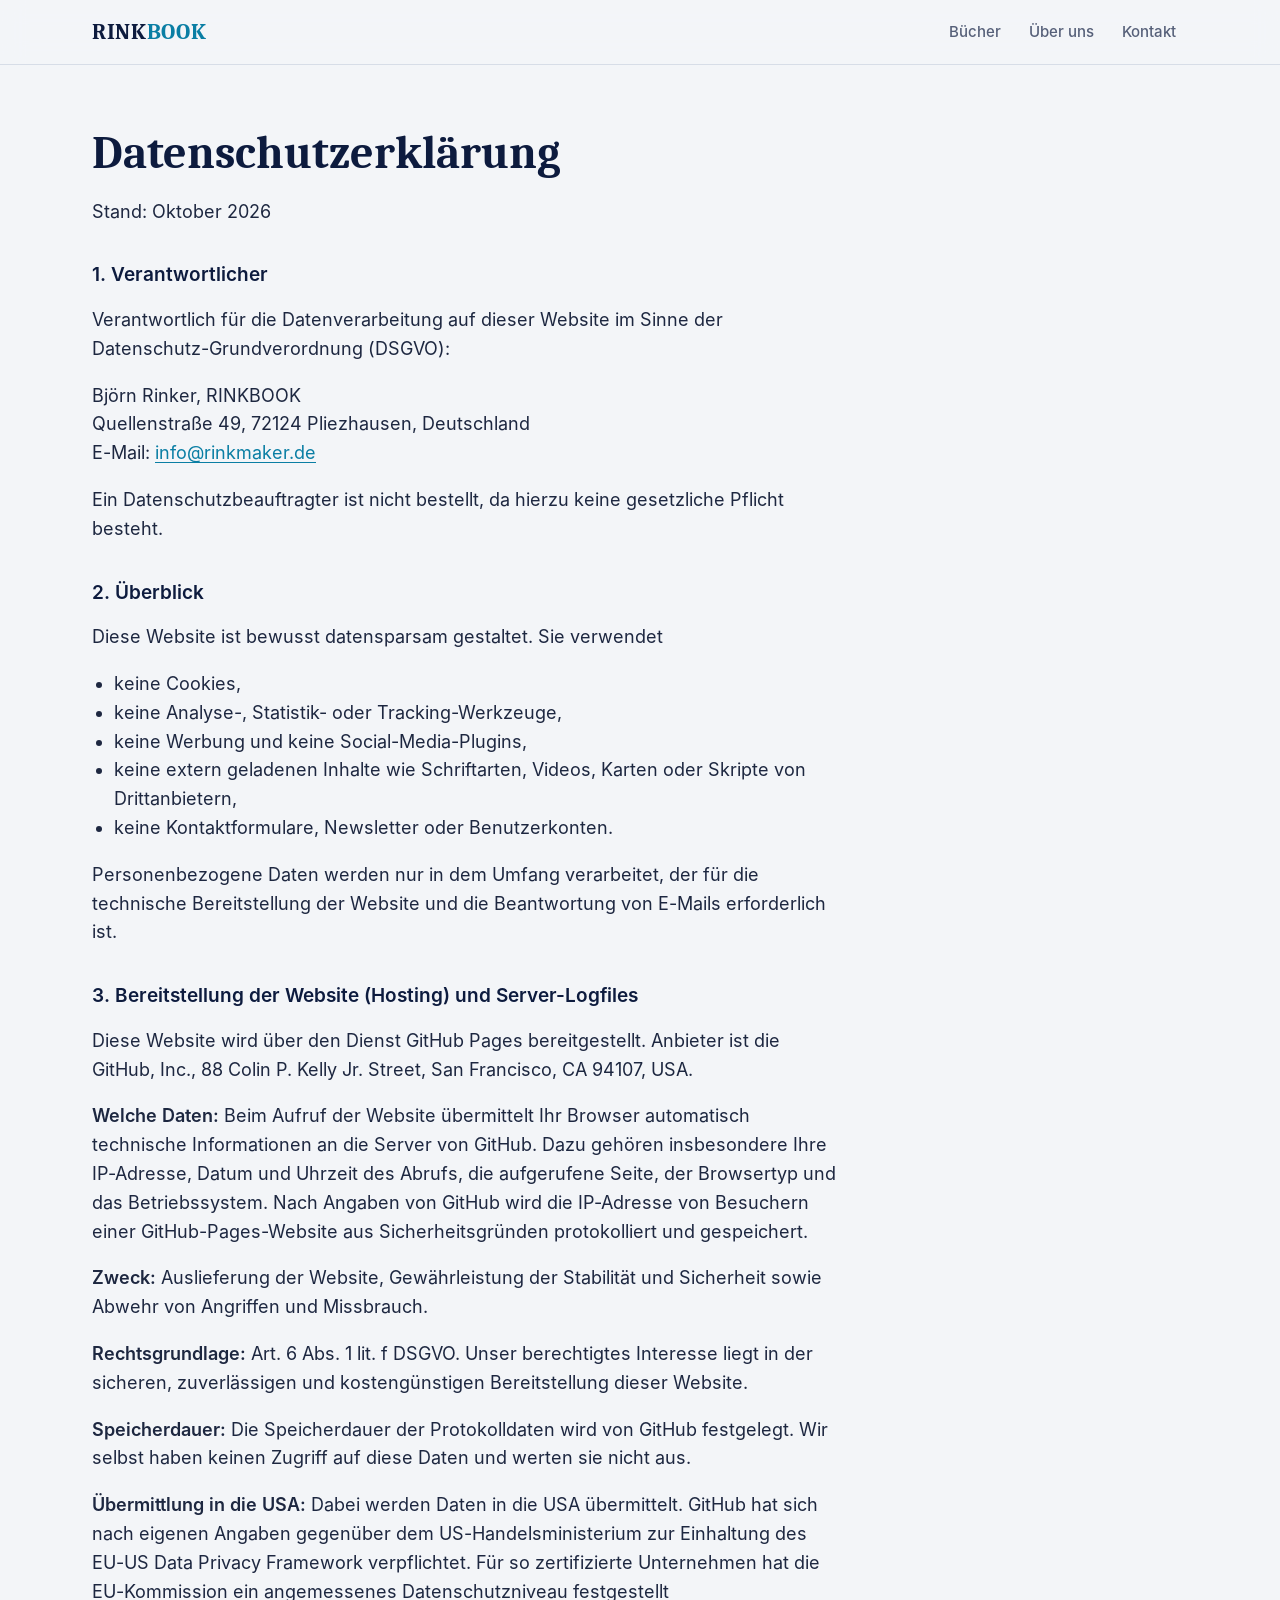
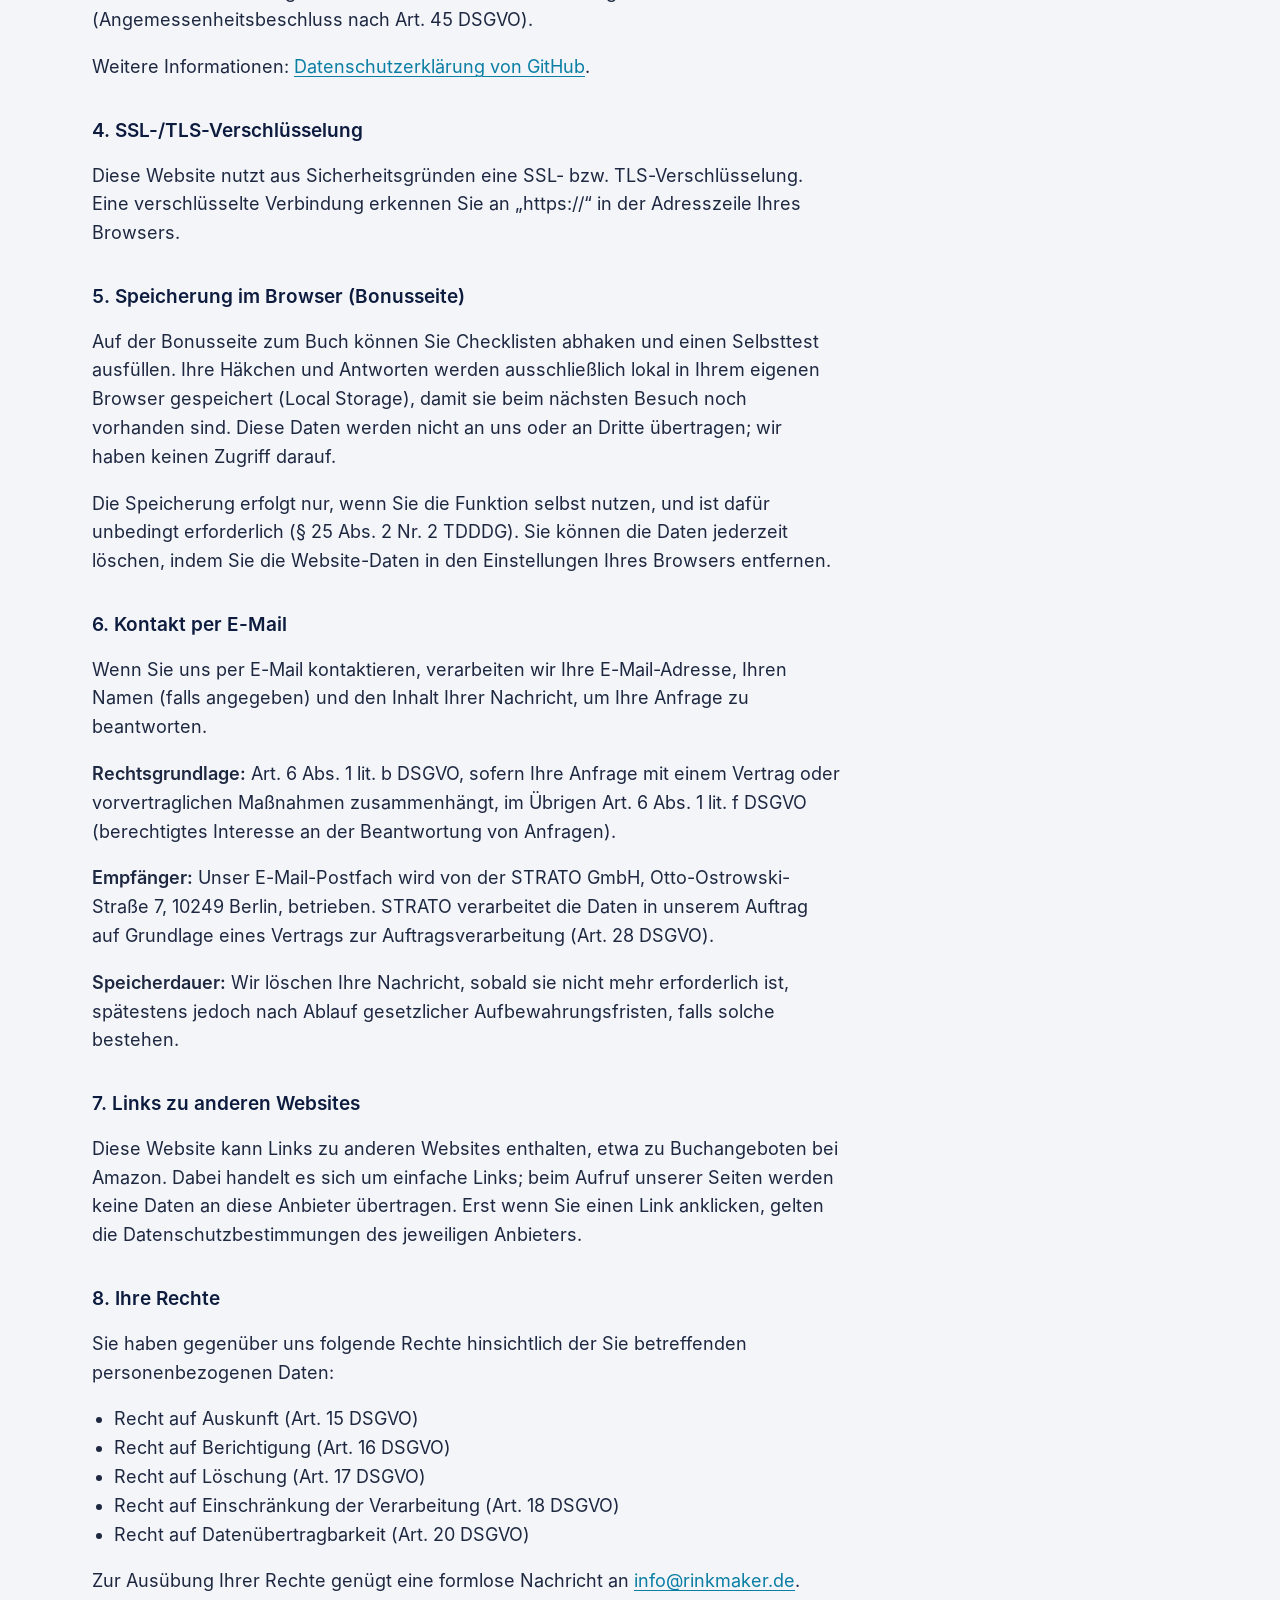
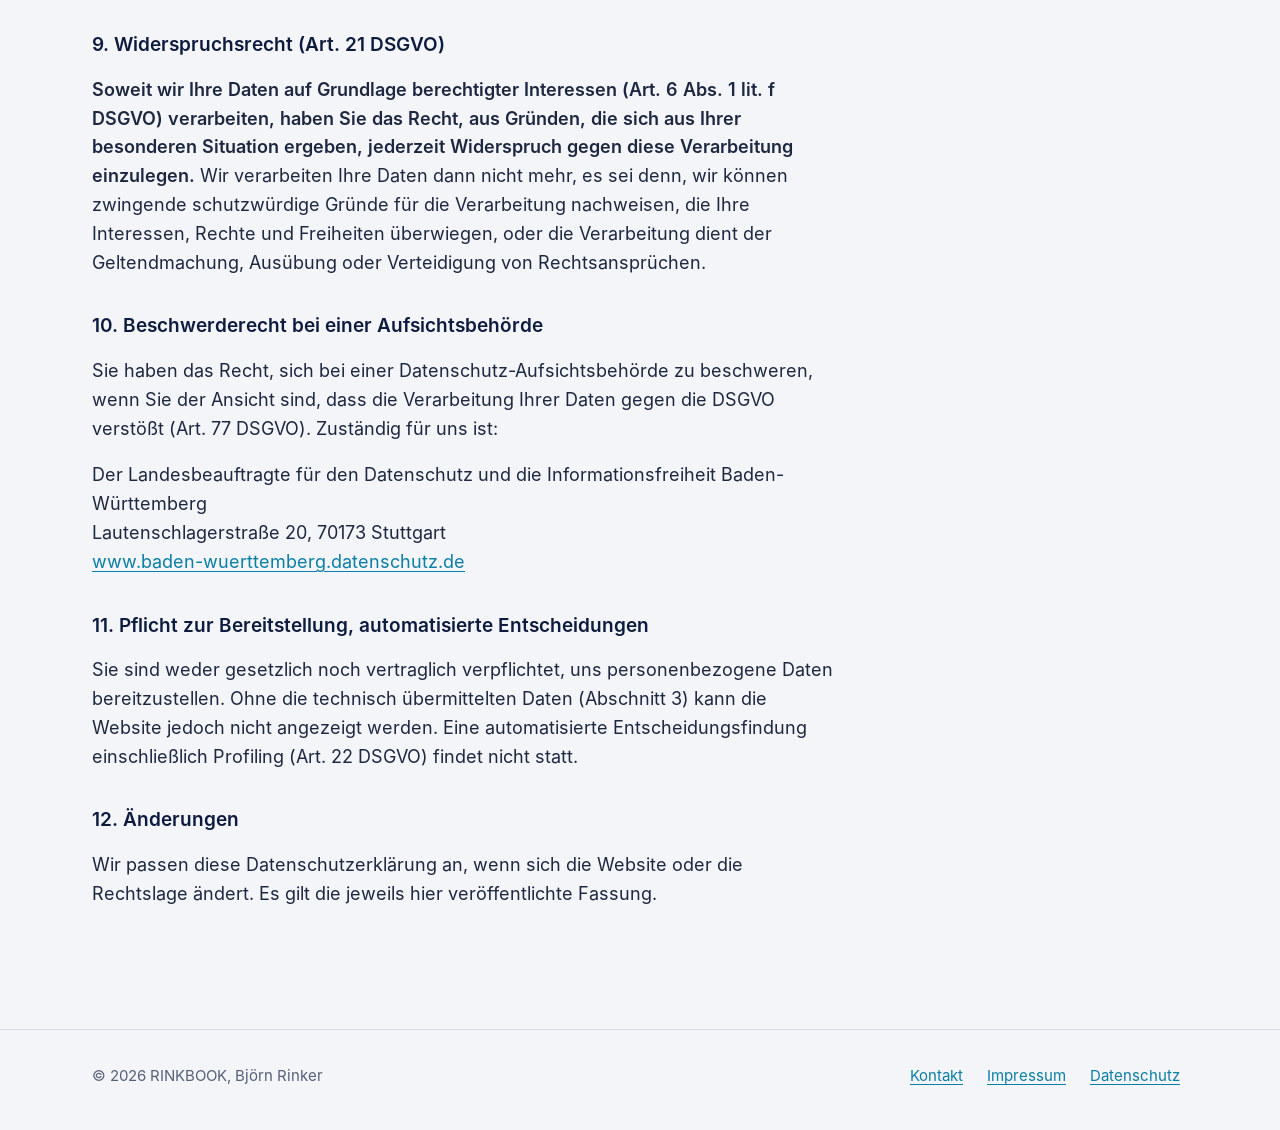
<file: datenschutz.html>
<!doctype html>
<html lang="de">
<head>
<meta charset="utf-8">
<meta name="viewport" content="width=device-width,initial-scale=1">
<title>Datenschutz – RINKBOOK</title>
<meta name="robots" content="noindex">
<meta name="theme-color" content="#0d1b3e">
<link rel="icon" href="/favicon.svg" type="image/svg+xml">
<link rel="stylesheet" href="/style.css">
</head>
<body>

<header class="site-head">
<div class="container">
<a class="wordmark" href="/" aria-label="RINKBOOK Startseite">RINK<span>BOOK</span></a>
<nav class="site-nav" aria-label="Hauptnavigation">
<a href="/#buecher">Bücher</a>
<a href="/#ueber">Über uns</a>
<a href="mailto:info@rinkmaker.de">Kontakt</a>
</nav>
</div>
</header>

<main class="container legal">
<h1>Datenschutzerklärung</h1>
<p>Stand: Oktober 2026</p>

<h2>1. Verantwortlicher</h2>
<p>Verantwortlich für die Datenverarbeitung auf dieser Website im Sinne der Datenschutz-Grundverordnung (DSGVO):</p>
<p>Björn Rinker, RINKBOOK<br>
Quellenstraße 49, 72124 Pliezhausen, Deutschland<br>
E-Mail: <a href="mailto:info@rinkmaker.de">info@rinkmaker.de</a></p>
<p>Ein Datenschutzbeauftragter ist nicht bestellt, da hierzu keine gesetzliche Pflicht besteht.</p>

<h2>2. Überblick</h2>
<p>Diese Website ist bewusst datensparsam gestaltet. Sie verwendet</p>
<ul>
<li>keine Cookies,</li>
<li>keine Analyse-, Statistik- oder Tracking-Werkzeuge,</li>
<li>keine Werbung und keine Social-Media-Plugins,</li>
<li>keine extern geladenen Inhalte wie Schriftarten, Videos, Karten oder Skripte von Drittanbietern,</li>
<li>keine Kontaktformulare, Newsletter oder Benutzerkonten.</li>
</ul>
<p>Personenbezogene Daten werden nur in dem Umfang verarbeitet, der für die technische Bereitstellung der Website und die Beantwortung von E-Mails erforderlich ist.</p>

<h2>3. Bereitstellung der Website (Hosting) und Server-Logfiles</h2>
<p>Diese Website wird über den Dienst GitHub Pages bereitgestellt. Anbieter ist die GitHub, Inc., 88 Colin P. Kelly Jr. Street, San Francisco, CA 94107, USA.</p>
<p><strong>Welche Daten:</strong> Beim Aufruf der Website übermittelt Ihr Browser automatisch technische Informationen an die Server von GitHub. Dazu gehören insbesondere Ihre IP-Adresse, Datum und Uhrzeit des Abrufs, die aufgerufene Seite, der Browsertyp und das Betriebssystem. Nach Angaben von GitHub wird die IP-Adresse von Besuchern einer GitHub-Pages-Website aus Sicherheitsgründen protokolliert und gespeichert.</p>
<p><strong>Zweck:</strong> Auslieferung der Website, Gewährleistung der Stabilität und Sicherheit sowie Abwehr von Angriffen und Missbrauch.</p>
<p><strong>Rechtsgrundlage:</strong> Art. 6 Abs. 1 lit. f DSGVO. Unser berechtigtes Interesse liegt in der sicheren, zuverlässigen und kostengünstigen Bereitstellung dieser Website.</p>
<p><strong>Speicherdauer:</strong> Die Speicherdauer der Protokolldaten wird von GitHub festgelegt. Wir selbst haben keinen Zugriff auf diese Daten und werten sie nicht aus.</p>
<p><strong>Übermittlung in die USA:</strong> Dabei werden Daten in die USA übermittelt. GitHub hat sich nach eigenen Angaben gegenüber dem US-Handelsministerium zur Einhaltung des EU-US Data Privacy Framework verpflichtet. Für so zertifizierte Unternehmen hat die EU-Kommission ein angemessenes Datenschutzniveau festgestellt (Angemessenheitsbeschluss nach Art. 45 DSGVO).</p>
<p>Weitere Informationen: <a href="https://docs.github.com/de/site-policy/privacy-policies/github-general-privacy-statement" rel="noopener">Datenschutzerklärung von GitHub</a>.</p>

<h2>4. SSL-/TLS-Verschlüsselung</h2>
<p>Diese Website nutzt aus Sicherheitsgründen eine SSL- bzw. TLS-Verschlüsselung. Eine verschlüsselte Verbindung erkennen Sie an „https://“ in der Adresszeile Ihres Browsers.</p>

<h2>5. Speicherung im Browser (Bonusseite)</h2>
<p>Auf der Bonusseite zum Buch können Sie Checklisten abhaken und einen Selbsttest ausfüllen. Ihre Häkchen und Antworten werden ausschließlich lokal in Ihrem eigenen Browser gespeichert (Local Storage), damit sie beim nächsten Besuch noch vorhanden sind. Diese Daten werden nicht an uns oder an Dritte übertragen; wir haben keinen Zugriff darauf.</p>
<p>Die Speicherung erfolgt nur, wenn Sie die Funktion selbst nutzen, und ist dafür unbedingt erforderlich (§ 25 Abs. 2 Nr. 2 TDDDG). Sie können die Daten jederzeit löschen, indem Sie die Website-Daten in den Einstellungen Ihres Browsers entfernen.</p>

<h2>6. Kontakt per E-Mail</h2>
<p>Wenn Sie uns per E-Mail kontaktieren, verarbeiten wir Ihre E-Mail-Adresse, Ihren Namen (falls angegeben) und den Inhalt Ihrer Nachricht, um Ihre Anfrage zu beantworten.</p>
<p><strong>Rechtsgrundlage:</strong> Art. 6 Abs. 1 lit. b DSGVO, sofern Ihre Anfrage mit einem Vertrag oder vorvertraglichen Maßnahmen zusammenhängt, im Übrigen Art. 6 Abs. 1 lit. f DSGVO (berechtigtes Interesse an der Beantwortung von Anfragen).</p>
<p><strong>Empfänger:</strong> Unser E-Mail-Postfach wird von der STRATO GmbH, Otto-Ostrowski-Straße 7, 10249 Berlin, betrieben. STRATO verarbeitet die Daten in unserem Auftrag auf Grundlage eines Vertrags zur Auftragsverarbeitung (Art. 28 DSGVO).</p>
<p><strong>Speicherdauer:</strong> Wir löschen Ihre Nachricht, sobald sie nicht mehr erforderlich ist, spätestens jedoch nach Ablauf gesetzlicher Aufbewahrungsfristen, falls solche bestehen.</p>

<h2>7. Links zu anderen Websites</h2>
<p>Diese Website kann Links zu anderen Websites enthalten, etwa zu Buchangeboten bei Amazon. Dabei handelt es sich um einfache Links; beim Aufruf unserer Seiten werden keine Daten an diese Anbieter übertragen. Erst wenn Sie einen Link anklicken, gelten die Datenschutzbestimmungen des jeweiligen Anbieters.</p>

<h2>8. Ihre Rechte</h2>
<p>Sie haben gegenüber uns folgende Rechte hinsichtlich der Sie betreffenden personenbezogenen Daten:</p>
<ul>
<li>Recht auf Auskunft (Art. 15 DSGVO)</li>
<li>Recht auf Berichtigung (Art. 16 DSGVO)</li>
<li>Recht auf Löschung (Art. 17 DSGVO)</li>
<li>Recht auf Einschränkung der Verarbeitung (Art. 18 DSGVO)</li>
<li>Recht auf Datenübertragbarkeit (Art. 20 DSGVO)</li>
</ul>
<p>Zur Ausübung Ihrer Rechte genügt eine formlose Nachricht an <a href="mailto:info@rinkmaker.de">info@rinkmaker.de</a>.</p>

<h2>9. Widerspruchsrecht (Art. 21 DSGVO)</h2>
<p><strong>Soweit wir Ihre Daten auf Grundlage berechtigter Interessen (Art. 6 Abs. 1 lit. f DSGVO) verarbeiten, haben Sie das Recht, aus Gründen, die sich aus Ihrer besonderen Situation ergeben, jederzeit Widerspruch gegen diese Verarbeitung einzulegen.</strong> Wir verarbeiten Ihre Daten dann nicht mehr, es sei denn, wir können zwingende schutzwürdige Gründe für die Verarbeitung nachweisen, die Ihre Interessen, Rechte und Freiheiten überwiegen, oder die Verarbeitung dient der Geltendmachung, Ausübung oder Verteidigung von Rechtsansprüchen.</p>

<h2>10. Beschwerderecht bei einer Aufsichtsbehörde</h2>
<p>Sie haben das Recht, sich bei einer Datenschutz-Aufsichtsbehörde zu beschweren, wenn Sie der Ansicht sind, dass die Verarbeitung Ihrer Daten gegen die DSGVO verstößt (Art. 77 DSGVO). Zuständig für uns ist:</p>
<p>Der Landesbeauftragte für den Datenschutz und die Informationsfreiheit Baden-Württemberg<br>
Lautenschlagerstraße 20, 70173 Stuttgart<br>
<a href="https://www.baden-wuerttemberg.datenschutz.de" rel="noopener">www.baden-wuerttemberg.datenschutz.de</a></p>

<h2>11. Pflicht zur Bereitstellung, automatisierte Entscheidungen</h2>
<p>Sie sind weder gesetzlich noch vertraglich verpflichtet, uns personenbezogene Daten bereitzustellen. Ohne die technisch übermittelten Daten (Abschnitt 3) kann die Website jedoch nicht angezeigt werden. Eine automatisierte Entscheidungsfindung einschließlich Profiling (Art. 22 DSGVO) findet nicht statt.</p>

<h2>12. Änderungen</h2>
<p>Wir passen diese Datenschutzerklärung an, wenn sich die Website oder die Rechtslage ändert. Es gilt die jeweils hier veröffentlichte Fassung.</p>
</main>

<footer class="site-foot">
<div class="container">
<span>© 2026 RINKBOOK, Björn Rinker</span>
<nav aria-label="Rechtliches"><a href="mailto:info@rinkmaker.de">Kontakt</a><a href="/impressum.html">Impressum</a><a href="/datenschutz.html">Datenschutz</a></nav>
</div>
</footer>
</body>
</html>
</file>
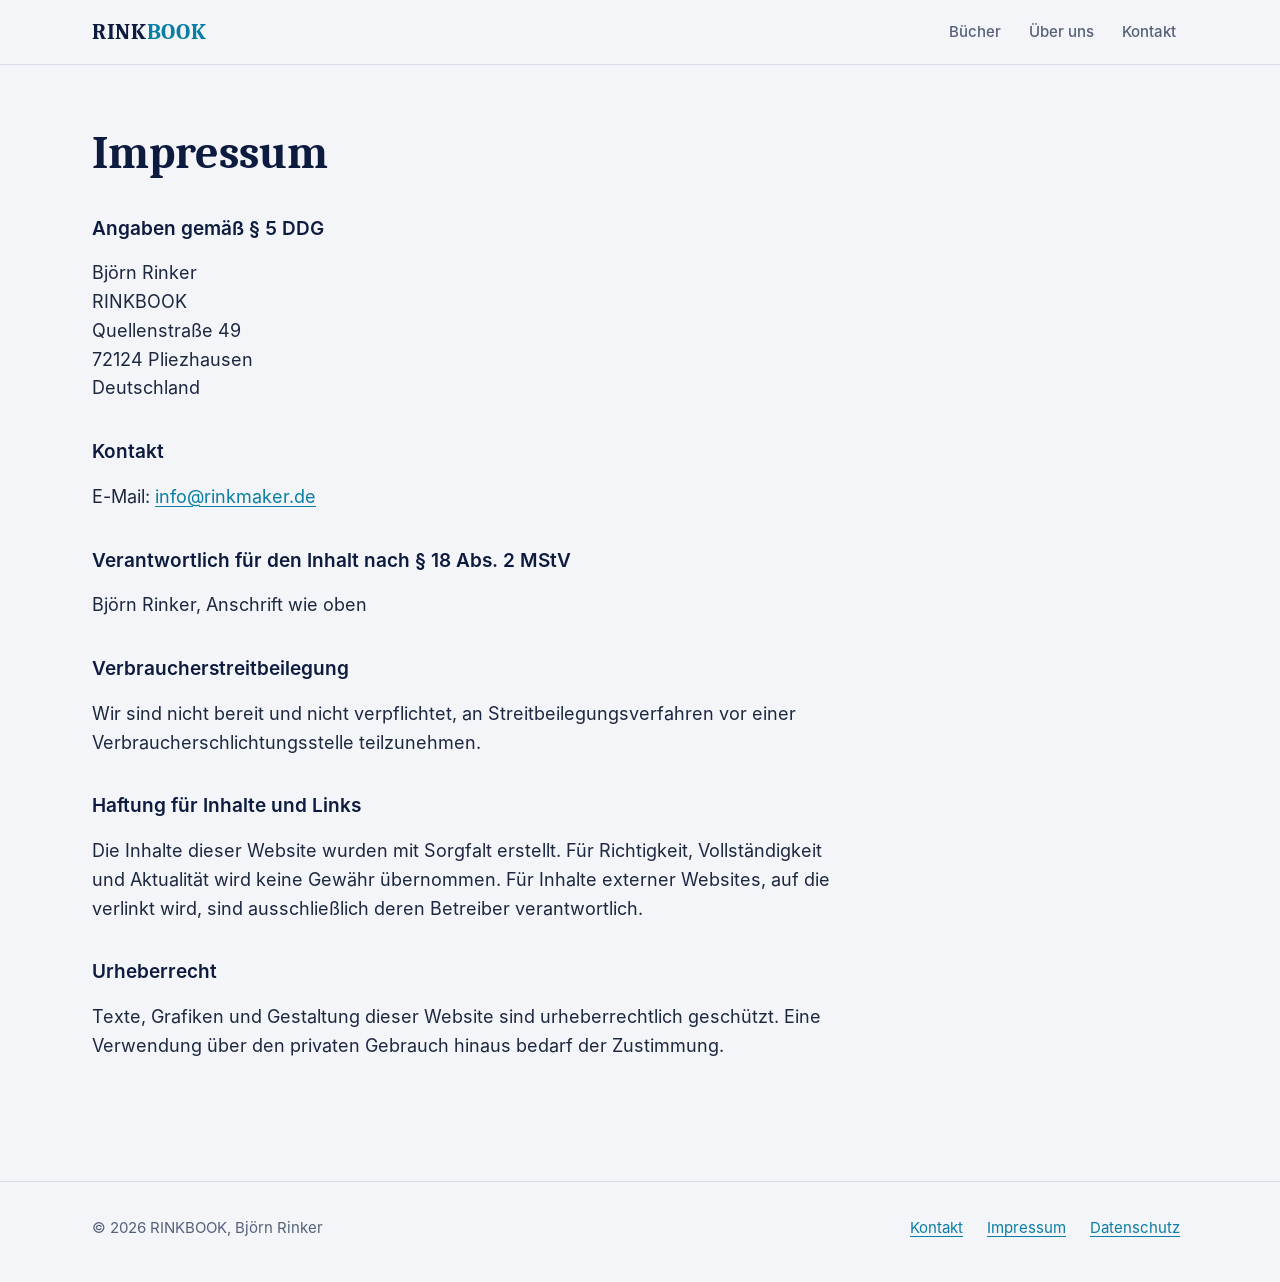
<file: impressum.html>
<!doctype html>
<html lang="de">
<head>
<meta charset="utf-8">
<meta name="viewport" content="width=device-width,initial-scale=1">
<title>Impressum – RINKBOOK</title>
<meta name="robots" content="noindex">
<meta name="theme-color" content="#0d1b3e">
<link rel="icon" href="/favicon.svg" type="image/svg+xml">
<link rel="stylesheet" href="/style.css">
</head>
<body>

<header class="site-head">
<div class="container">
<a class="wordmark" href="/" aria-label="RINKBOOK Startseite">RINK<span>BOOK</span></a>
<nav class="site-nav" aria-label="Hauptnavigation">
<a href="/#buecher">Bücher</a>
<a href="/#ueber">Über uns</a>
<a href="mailto:info@rinkmaker.de">Kontakt</a>
</nav>
</div>
</header>

<main class="container legal">
<h1>Impressum</h1>

<h2>Angaben gemäß § 5 DDG</h2>
<p>Björn Rinker<br>
RINKBOOK<br>
Quellenstraße 49<br>
72124 Pliezhausen<br>
Deutschland</p>

<h2>Kontakt</h2>
<p>E-Mail: <a href="mailto:info@rinkmaker.de">info@rinkmaker.de</a></p>

<h2>Verantwortlich für den Inhalt nach § 18 Abs. 2 MStV</h2>
<p>Björn Rinker, Anschrift wie oben</p>

<h2>Verbraucherstreitbeilegung</h2>
<p>Wir sind nicht bereit und nicht verpflichtet, an Streitbeilegungsverfahren vor einer Verbraucherschlichtungsstelle teilzunehmen.</p>

<h2>Haftung für Inhalte und Links</h2>
<p>Die Inhalte dieser Website wurden mit Sorgfalt erstellt. Für Richtigkeit, Vollständigkeit und Aktualität wird keine Gewähr übernommen. Für Inhalte externer Websites, auf die verlinkt wird, sind ausschließlich deren Betreiber verantwortlich.</p>

<h2>Urheberrecht</h2>
<p>Texte, Grafiken und Gestaltung dieser Website sind urheberrechtlich geschützt. Eine Verwendung über den privaten Gebrauch hinaus bedarf der Zustimmung.</p>
</main>

<footer class="site-foot">
<div class="container">
<span>© 2026 RINKBOOK, Björn Rinker</span>
<nav aria-label="Rechtliches"><a href="mailto:info@rinkmaker.de">Kontakt</a><a href="/impressum.html">Impressum</a><a href="/datenschutz.html">Datenschutz</a></nav>
</div>
</footer>
</body>
</html>
</file>
<file: style.css>
@import url(/fonts.css);
/* RINKBOOK – Schriften wie in den Büchern: Caladea (Titel, Lesetext), Inter (Bedienung) */

:root{
  --paper:#f3f5f8; --surface:#ffffff; --ink:#0d1b3e; --text:#1d2740; --slate:#566079;
  --line:#d7dde7; --signal:#0a7ea4; --cyan:#40d6ff; --ember:#c9581a;
  --night:#0d1b3e;
  --serif:"Caladea",Georgia,"Times New Roman",serif;
  --sans:"Inter",system-ui,-apple-system,"Segoe UI",Roboto,Arial,sans-serif;
  --gutter:clamp(16px,4vw,32px);
  --max:1160px;
  --head-h:64px;
  color-scheme:light;
}
@media (prefers-color-scheme:dark){:root{
  --paper:#0a142e; --surface:#101c3c; --ink:#eef2fa; --text:#d5dcea; --slate:#9aa6c2;
  --line:#22305a; --signal:#5fd2f5; --ember:#ff9a5c; --night:#060d22;
  color-scheme:dark}}

*,*::before,*::after{box-sizing:border-box}
html{-webkit-text-size-adjust:100%;scroll-behavior:smooth;scroll-padding-top:calc(var(--head-h) + 16px)}
@media (prefers-reduced-motion:reduce){html{scroll-behavior:auto}*{transition:none!important;animation:none!important}}
body{margin:0;background:var(--paper);color:var(--text);font:400 clamp(16px,.35vw + 15px,18px)/1.6 var(--sans);font-feature-settings:"kern","liga";-webkit-font-smoothing:antialiased}
a{color:var(--signal);text-underline-offset:.18em;text-decoration-thickness:1px}
@media (hover:hover){a:hover{text-decoration-thickness:2px}}
:focus-visible{outline:3px solid var(--cyan);outline-offset:3px;border-radius:4px}
img{max-width:100%;height:auto;display:block}
.container{width:100%;max-width:var(--max);margin-inline:auto;padding-inline:var(--gutter)}

/* Kopfzeile: bleibt oben, leicht durchscheinend */
.site-head{position:sticky;top:0;z-index:5;background:color-mix(in srgb,var(--paper) 84%,transparent);backdrop-filter:saturate(1.4) blur(12px);-webkit-backdrop-filter:saturate(1.4) blur(12px);border-bottom:1px solid var(--line)}
.site-head .container{display:flex;align-items:center;justify-content:space-between;gap:12px;height:var(--head-h)}
.wordmark{font:700 22px/1 var(--serif);letter-spacing:.03em;color:var(--ink);text-decoration:none;white-space:nowrap}
.wordmark span{color:var(--signal)}
.site-nav{display:flex;gap:4px;font-size:15px;font-weight:500}
.site-nav a{color:var(--slate);text-decoration:none;padding:10px 12px;border-radius:8px;min-height:44px;display:inline-flex;align-items:center}
@media (hover:hover){.site-nav a:hover{color:var(--ink);background:color-mix(in srgb,var(--ink) 7%,transparent)}}

/* Einstieg: dunkles Regal mit Text und Covern */
.hero{background:radial-gradient(120% 90% at 85% 10%,#1a3270 0%,transparent 55%),var(--night);color:#e6ecf8;position:relative;overflow:hidden}
.hero::after{content:"";position:absolute;left:0;right:0;bottom:0;height:10px;background:var(--cyan)}
.hero-inner{display:grid;grid-template-columns:minmax(0,1fr) minmax(0,1.05fr);gap:clamp(32px,5vw,72px);align-items:end;padding-top:clamp(48px,8vw,104px)}
.hero-text{padding-bottom:clamp(48px,7vw,96px);align-self:center}
.hero h1{font:700 clamp(40px,6.2vw,76px)/1.02 var(--serif);color:#fff;margin:0;letter-spacing:-.01em;text-wrap:balance}
.hero p{font:400 clamp(18px,1.6vw,21px)/1.55 var(--serif);color:#b9c4dc;max-width:44ch;margin:22px 0 32px}
.shelf{display:flex;align-items:flex-end;gap:clamp(10px,1.6vw,22px);padding-bottom:10px;width:100%;max-width:620px;justify-self:end}
.shelf a{flex:var(--r) 1 0;min-width:0;display:block;transition:transform .3s cubic-bezier(.2,.7,.3,1)}
.shelf img{width:100%;height:auto;border-radius:2px 4px 4px 2px;box-shadow:0 24px 48px #00000070,0 2px 0 #ffffff12}
@media (hover:hover){.shelf a:hover{transform:translateY(-8px)}}

/* Knöpfe */
.actions{display:flex;flex-wrap:wrap;gap:12px}
.button{display:inline-flex;align-items:center;justify-content:center;min-height:48px;padding:0 22px;border-radius:10px;font:600 16px/1 var(--sans);text-decoration:none;background:var(--ink);color:var(--paper);transition:background-color .2s,color .2s,box-shadow .2s}
@media (hover:hover){.button:hover{background:var(--signal);color:#fff}}
.button.light{background:#fff;color:#0d1b3e}
@media (hover:hover){.button.light:hover{background:var(--cyan);color:#0d1b3e}}
.button.outline{background:transparent;color:#fff;box-shadow:inset 0 0 0 1.5px #ffffff66}
@media (hover:hover){.button.outline:hover{box-shadow:inset 0 0 0 1.5px #fff;background:#ffffff10}}
@media (prefers-color-scheme:dark){.button{background:var(--signal);color:#06122b}}
@media (prefers-color-scheme:dark) and (hover:hover){.button:hover{background:#fff;color:#06122b}}

/* Abschnitte */
section.container{padding-top:clamp(64px,9vw,112px)}
.section-title{font:700 clamp(28px,3.4vw,38px)/1.15 var(--serif);color:var(--ink);margin:0 0 10px}
.section-lead{color:var(--slate);margin:0 0 clamp(24px,4vw,40px);max-width:60ch}

/* Bücher */
.book{display:grid;grid-template-columns:clamp(150px,20vw,240px) minmax(0,1fr);gap:clamp(20px,5vw,64px);padding:clamp(28px,4.5vw,48px) 0;border-top:1px solid var(--line);align-items:start}
.book:last-child{border-bottom:1px solid var(--line)}
.book-cover{position:sticky;top:calc(var(--head-h) + 24px)}
.book-cover img{width:100%;border-radius:2px 4px 4px 2px;box-shadow:0 14px 34px #0d1b3e40}
.book h3{font:700 clamp(25px,3vw,36px)/1.12 var(--serif);color:var(--ink);margin:0;text-wrap:balance}
.book .subtitle{font:italic 400 clamp(17px,1.5vw,20px)/1.45 var(--serif);color:var(--slate);margin:8px 0 18px;max-width:52ch;text-wrap:pretty}
.status{display:inline-flex;align-items:center;gap:8px;font-size:14px;font-weight:600;color:var(--ember);margin-bottom:12px}
.status::before{content:"";width:8px;height:8px;border-radius:50%;background:currentColor}
.status.live{color:#1d8a62}
@media (prefers-color-scheme:dark){.status.live{color:#4fd6a2}}
.book p{margin:0 0 16px;max-width:62ch;text-wrap:pretty}
.facts{display:grid;grid-template-columns:max-content minmax(0,1fr);gap:8px 24px;margin:22px 0 28px;font-size:15px;padding:16px 18px;background:var(--surface);border:1px solid var(--line);border-radius:12px;max-width:62ch}
.facts dt{color:var(--slate)}
.facts dd{margin:0;color:var(--text);font-variant-numeric:tabular-nums}

/* Über */
.about{display:grid;grid-template-columns:minmax(0,1fr) minmax(0,1fr);gap:clamp(28px,5vw,72px)}
.about p{font:400 clamp(18px,1.4vw,20px)/1.65 var(--serif);margin:0 0 16px;color:var(--text)}
.promise{margin:0;padding:0;list-style:none;display:grid;gap:24px}
.promise li{padding-left:18px;border-left:3px solid var(--cyan)}
.promise h3{font:600 17px/1.3 var(--sans);color:var(--ink);margin:0 0 4px}
.promise p{font:400 16px/1.6 var(--sans);color:var(--slate);margin:0}

/* Fuß */
.site-foot{margin-top:clamp(72px,10vw,120px);border-top:1px solid var(--line);padding:24px 0 calc(32px + env(safe-area-inset-bottom));font-size:15px;color:var(--slate)}
.site-foot .container{display:flex;flex-wrap:wrap;justify-content:space-between;align-items:center;gap:8px 32px}
.site-foot nav{display:flex;gap:8px}
.site-foot nav a{padding:10px 8px;min-height:44px;display:inline-flex;align-items:center}

/* Rechtstexte */
.legal{padding-top:clamp(40px,6vw,64px)}
.legal h1{font:700 clamp(34px,5vw,46px)/1.1 var(--serif);color:var(--ink);margin:0 0 6px}
.legal h2{font:600 19px/1.35 var(--sans);color:var(--ink);margin:36px 0 8px}
.legal p,.legal li{max-width:68ch}
.legal ul{padding-left:1.2em}

/* Tablet */
@media (max-width:960px){
  .hero-inner{grid-template-columns:1fr;gap:8px}
  .hero-text{padding-bottom:24px}
  .shelf{justify-self:start;max-width:560px}
  .about{grid-template-columns:1fr}
}
/* Handy */
@media (max-width:640px){
  :root{--head-h:58px}
  .wordmark{font-size:20px}
  .site-nav{font-size:14px;gap:0}
  .site-nav a{padding:10px 8px}
  .shelf{gap:10px;max-width:none}
  .book{grid-template-columns:1fr;gap:20px}
  .book-cover{position:static;max-width:200px}
  .book .actions .button{flex:1 1 100%}
}
@media (max-width:400px){
  .site-nav a[href^="mailto"]{display:none}
  .facts{grid-template-columns:1fr;gap:2px}
  .facts dd{margin-bottom:8px}
}
</file>
<file: fonts.css>
@font-face{font-family:"Caladea";src:url(/fonts/Caladea-Regular.woff) format("woff");font-weight:400;font-style:normal;font-display:swap}
@font-face{font-family:"Caladea";src:url(/fonts/Caladea-Italic.woff) format("woff");font-weight:400;font-style:italic;font-display:swap}
@font-face{font-family:"Caladea";src:url(/fonts/Caladea-Bold.woff) format("woff");font-weight:700;font-style:normal;font-display:swap}
@font-face{font-family:"Inter";src:url(/fonts/Inter-Regular.woff) format("woff");font-weight:400;font-display:swap}
@font-face{font-family:"Inter";src:url(/fonts/Inter-Medium.woff) format("woff");font-weight:500;font-display:swap}
@font-face{font-family:"Inter";src:url(/fonts/Inter-SemiBold.woff) format("woff");font-weight:600;font-display:swap}
</file>
